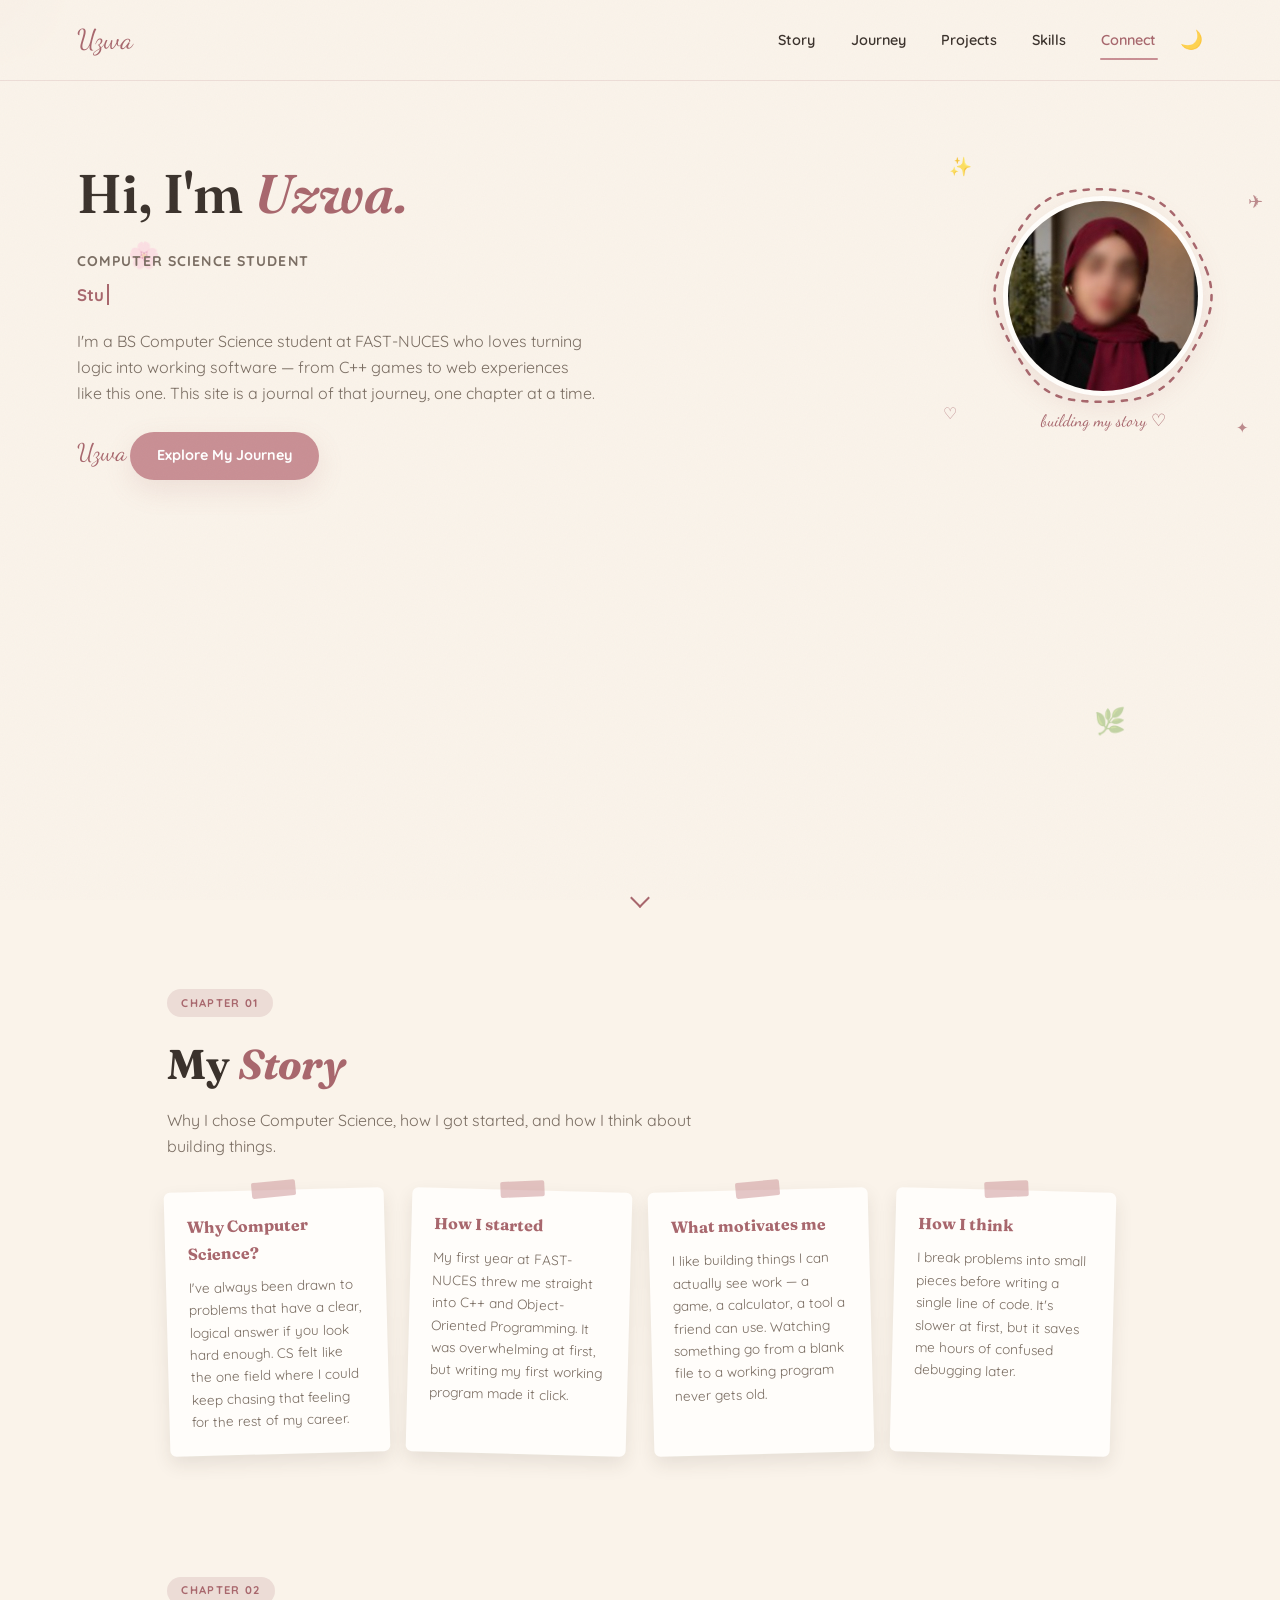
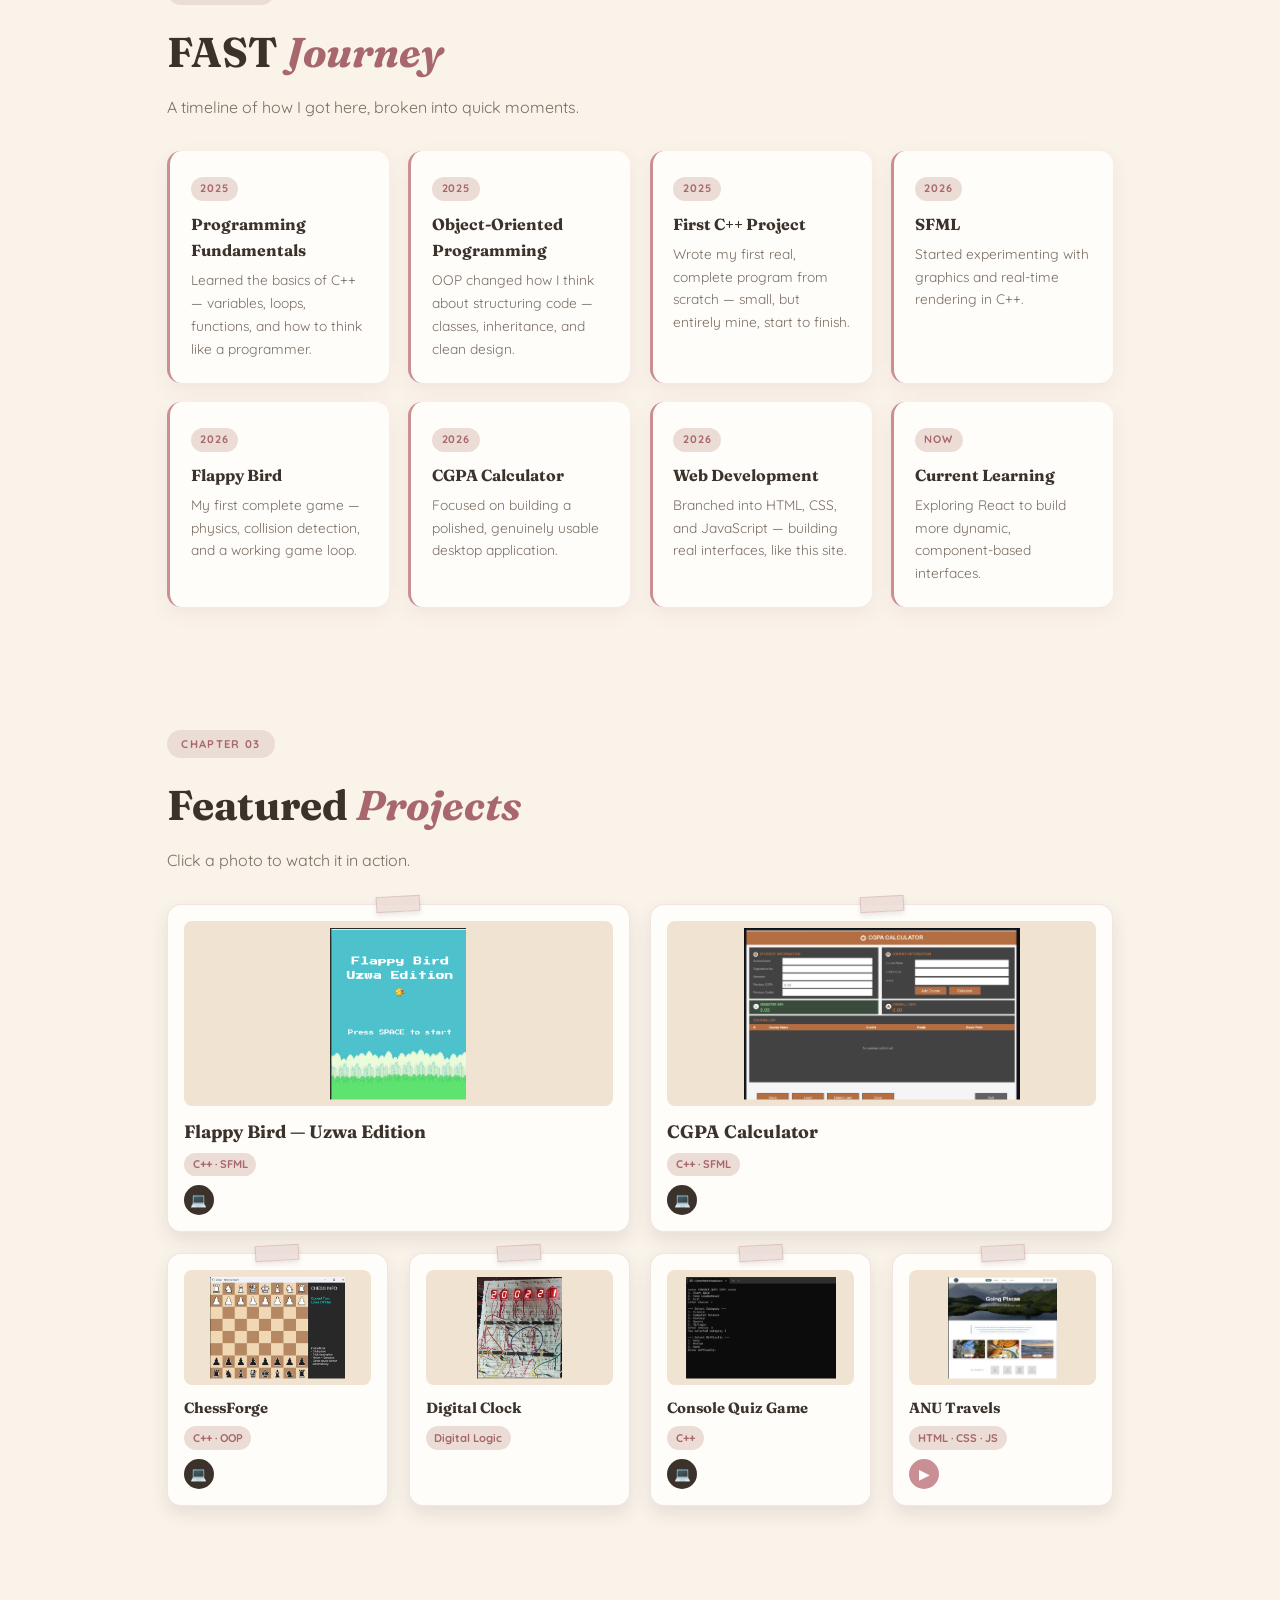
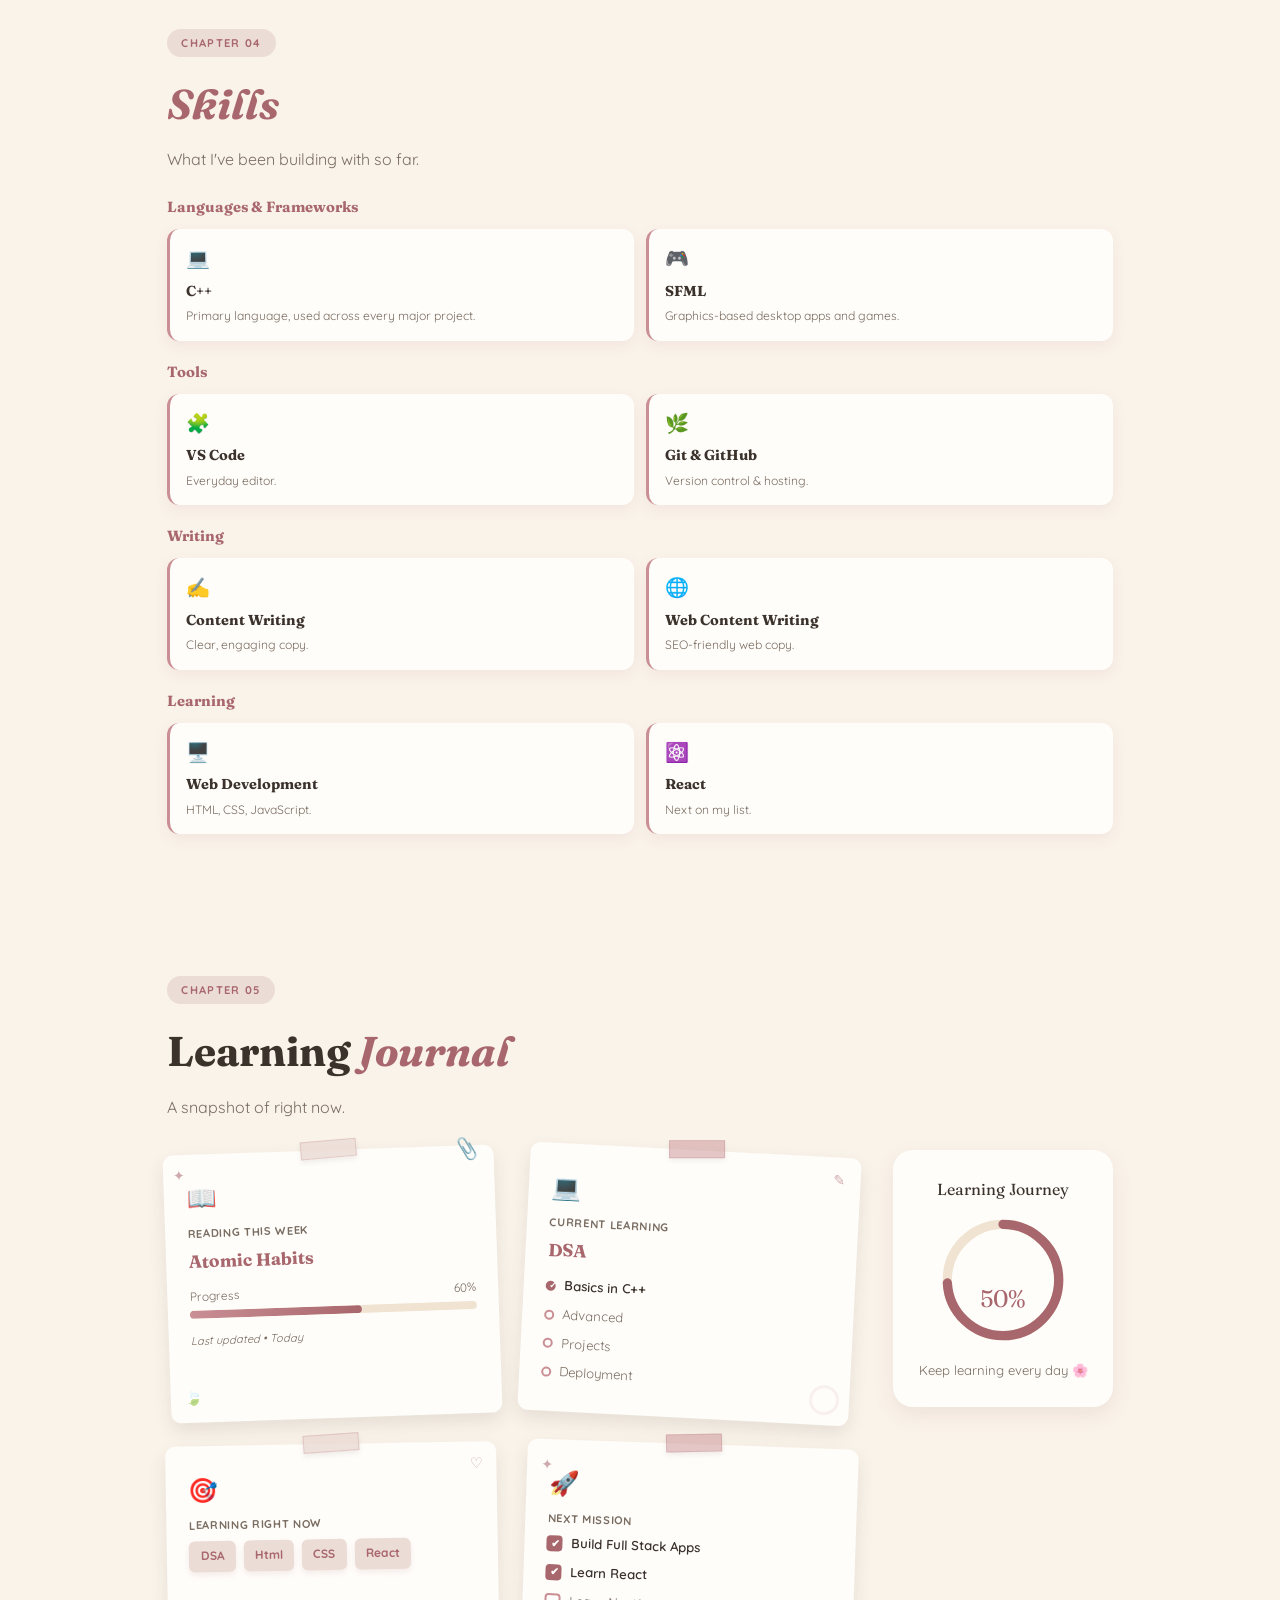
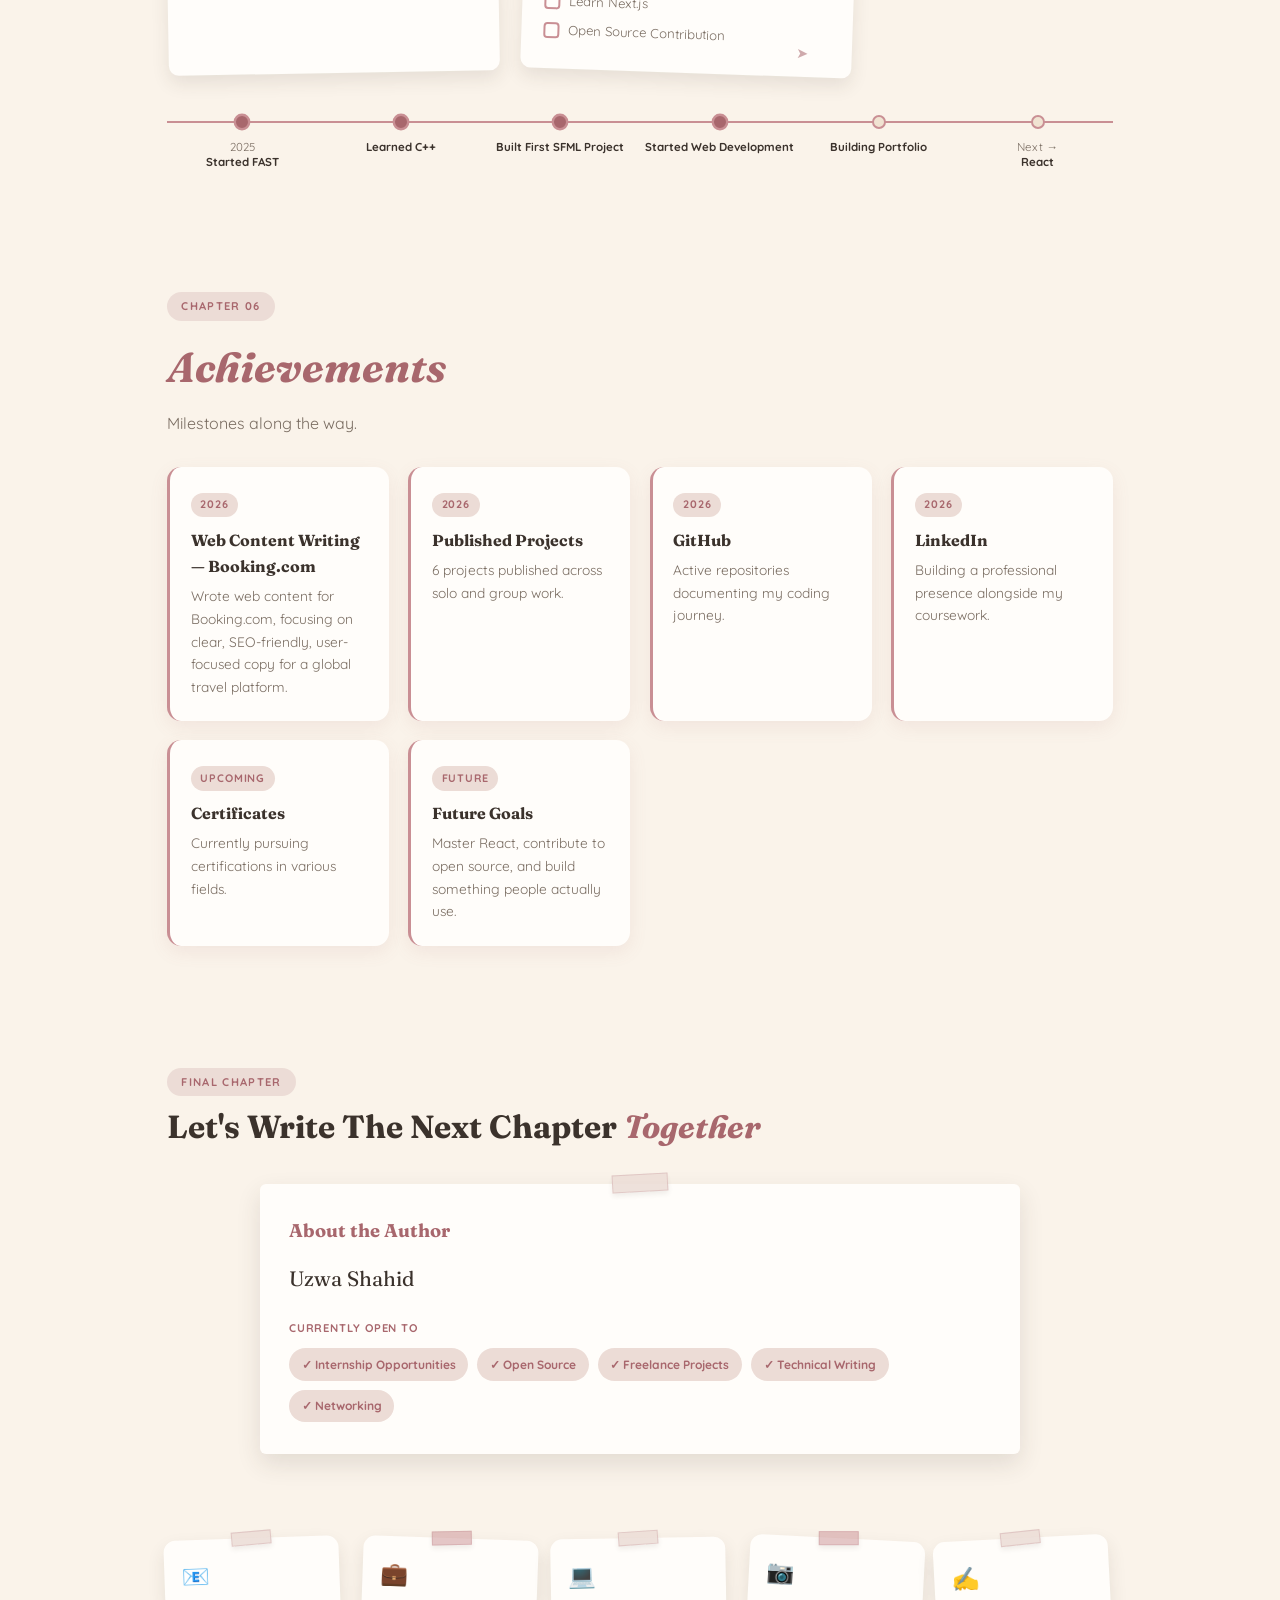
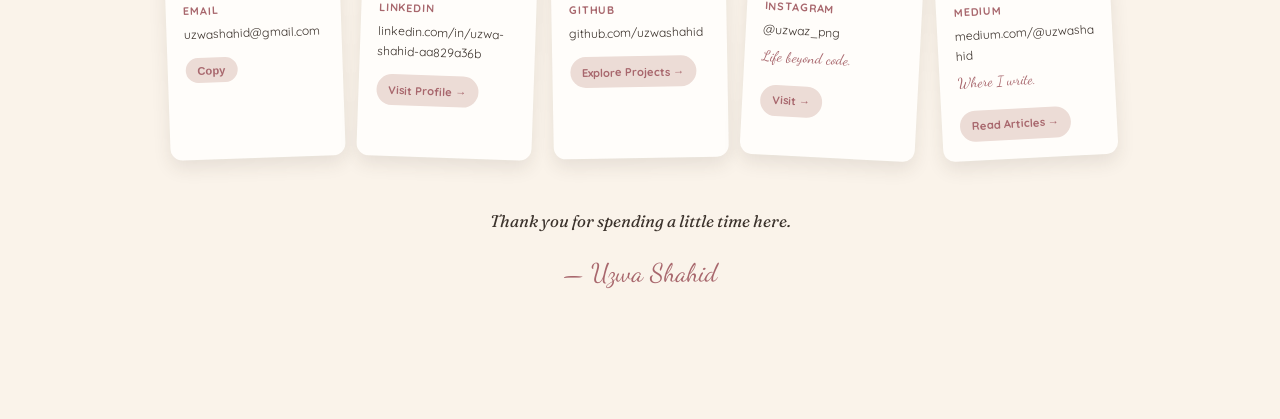
<file: index.html>
<!DOCTYPE html>
<html lang="en">
<head>
  <meta charset="UTF-8">
  <meta name="viewport" content="width=device-width, initial-scale=1.0">
  <title>Uzwa Shahid — Computer Science Student</title>
  <meta name="description" content="Uzwa Shahid — BS Computer Science student at FAST-NUCES. A journal of projects, growth, and everything in between.">
  <link rel="preconnect" href="https://fonts.googleapis.com">
  <link href="https://fonts.googleapis.com/css2?family=Fraunces:ital,wght@0,500;0,600;1,500&family=Quicksand:wght@400;500;600;700&family=Dancing+Script:wght@600;700&display=swap" rel="stylesheet">
  <link rel="stylesheet" href="style.css">
</head>
<body>

  <nav class="navbar">
    <a href="#landing" class="logo">Uzwa</a>
    <div class="nav-right">
      <ul class="nav-links">
        <li><a href="#story" class="nav-link">Story</a></li>
        <li><a href="#journey" class="nav-link">Journey</a></li>
        <li><a href="#projects" class="nav-link">Projects</a></li>
        <li><a href="#skills" class="nav-link">Skills</a></li>
        <li><a href="#connect" class="nav-link">Connect</a></li>
      </ul>
      <button class="theme-toggle" aria-label="Toggle dark mode">🌙</button>
    </div>
  </nav>

  <!-- ================= LANDING ================= -->
  <section id="landing" class="landing">
    <div class="floaters">
      <span class="floater f1">🌸</span>
      <span class="floater f2">🌿</span>
      <span class="sparkle s1">✦</span>
      <span class="sparkle s2">✧</span>
      <span class="sparkle s3">✦</span>
    </div>

    <div class="landing-inner">

      <div class="landing-left">
        <h1 class="landing-heading">Hi, I'm <em>Uzwa.</em></h1>
        <p class="landing-role">Computer Science Student</p>
        <p class="landing-typewriter"><span class="typewriter"></span></p>

        <p class="landing-intro">
          I'm a BS Computer Science student at FAST-NUCES who loves turning logic into working software —
          from C++ games to web experiences like this one. This site is a journal of that journey, one chapter at a time.
        </p>

        <span class="signature">Uzwa</span>

        <a href="#story" class="btn btn-primary explore-btn">Explore My Journey</a>
      </div>

      <div class="landing-right">
        <div class="landing-photo-wrap">
          <svg class="doodle-ring" viewBox="0 0 240 240" aria-hidden="true">
            <path d="M221.5,93.8
                     Q232,120 221.5,146.3
                     Q210.9,172.5 193.7,195.2
                     Q176.5,217.9 148.3,222.0
                     Q120,226 91.5,222.4
                     Q63,218.7 46.5,195.4
                     Q30,172 19,146
                     Q8,120 18.1,93.5
                     Q28.2,67 45.4,43.7
                     Q62.5,20.4 91.3,16.7
                     Q120,13 148.3,17.6
                     Q176.5,22.1 193.7,44.8
                     Q210.9,67.5 221.5,93.8 Z"
                  fill="none" stroke="var(--rose-deep)" stroke-width="2.5" stroke-linecap="round" stroke-dasharray="5 8"/>
          </svg>
          <div class="photo-doodles" aria-hidden="true">
            <span class="pd pd1">✨</span>
            <span class="pd pd2">♡</span>
            <span class="pd pd3">✈</span>
            <span class="pd pd4">✦</span>
          </div>
          <img class="landing-photo" src="assets/picture.png" alt="Uzwa Shahid">
        </div>
        <p class="photo-note">building my story ♡</p>
      </div>

    </div>

    <a href="#story" class="scroll-indicator" aria-label="Scroll down">
      <span class="chevron"></span>
    </a>
  </section>

  <!-- ================= CHAPTER 01 — STORY ================= -->
  <section id="story" class="section reveal-up">
    <span class="chapter-tag">Chapter 01</span>
    <h2 class="section-title">My <em>Story</em></h2>
    <p class="section-subtitle">Why I chose Computer Science, how I got started, and how I think about building things.</p>

    <div class="sticky-grid">
      <div class="sticky-note">
        <h4>Why Computer Science?</h4>
        <p>I've always been drawn to problems that have a clear, logical answer if you look hard enough. CS felt like the one field where I could keep chasing that feeling for the rest of my career.</p>
      </div>
      <div class="sticky-note">
        <h4>How I started</h4>
        <p>My first year at FAST-NUCES threw me straight into C++ and Object-Oriented Programming. It was overwhelming at first, but writing my first working program made it click.</p>
      </div>
      <div class="sticky-note">
        <h4>What motivates me</h4>
        <p>I like building things I can actually see work — a game, a calculator, a tool a friend can use. Watching something go from a blank file to a working program never gets old.</p>
      </div>
      <div class="sticky-note">
        <h4>How I think</h4>
        <p>I break problems into small pieces before writing a single line of code. It's slower at first, but it saves me hours of confused debugging later.</p>
      </div>
    </div>
  </section>

  <!-- ================= CHAPTER 02 — FAST JOURNEY ================= -->
  <section id="journey" class="section reveal-up">
    <span class="chapter-tag">Chapter 02</span>
    <h2 class="section-title">FAST <em>Journey</em></h2>
    <p class="section-subtitle">A timeline of how I got here, broken into quick moments.</p>

    <div class="milestone-grid">
      <div class="milestone-card">
        <span class="milestone-year">2025</span>
        <h5>Programming Fundamentals</h5>
        <p>Learned the basics of C++ — variables, loops, functions, and how to think like a programmer.</p>
      </div>
      <div class="milestone-card">
        <span class="milestone-year">2025</span>
        <h5>Object-Oriented Programming</h5>
        <p>OOP changed how I think about structuring code — classes, inheritance, and clean design.</p>
      </div>
      <div class="milestone-card">
        <span class="milestone-year">2025</span>
        <h5>First C++ Project</h5>
        <p>Wrote my first real, complete program from scratch — small, but entirely mine, start to finish.</p>
      </div>
      <div class="milestone-card">
        <span class="milestone-year">2026</span>
        <h5>SFML</h5>
        <p>Started experimenting with graphics and real-time rendering in C++.</p>
      </div>
      <div class="milestone-card">
        <span class="milestone-year">2026</span>
        <h5>Flappy Bird</h5>
        <p>My first complete game — physics, collision detection, and a working game loop.</p>
      </div>
      <div class="milestone-card">
        <span class="milestone-year">2026</span>
        <h5>CGPA Calculator</h5>
        <p>Focused on building a polished, genuinely usable desktop application.</p>
      </div>
      <div class="milestone-card">
        <span class="milestone-year">2026</span>
        <h5>Web Development</h5>
        <p>Branched into HTML, CSS, and JavaScript — building real interfaces, like this site.</p>
      </div>
      <div class="milestone-card">
        <span class="milestone-year">Now</span>
        <h5>Current Learning</h5>
        <p>Exploring React to build more dynamic, component-based interfaces.</p>
      </div>
    </div>
  </section>

  <!-- ================= CHAPTER 03 — FEATURED PROJECTS ================= -->
  <section id="projects" class="section reveal-up">
    <span class="chapter-tag">Chapter 03</span>
    <h2 class="section-title">Featured <em>Projects</em></h2>
    <p class="section-subtitle">Click a photo to watch it in action.</p>

    <div class="postcard-grid">

      <!-- FEATURED ROW (2) -->
      <div class="mini-postcard featured">
        <span class="postcard-tape" aria-hidden="true"></span>
        <div class="project-thumb-wrap"
             tabindex="0" role="button" aria-label="Play Flappy Bird demo video"
             data-video="videos/flappyBird.mp4"
             data-badge="Self Project"
             data-challenge="Getting collision detection and smooth gameplay to feel right took a lot of trial and error.">
          <img src="assets/flappybird-uzwa-edition.png" alt="Flappy Bird Uzwa Edition screenshot" class="project-thumb">
          <span class="play-overlay">▶</span>
        </div>
        <h3>Flappy Bird — Uzwa Edition</h3>
        <span class="tag-line">C++ · SFML</span>
        <div class="icon-row">
          <a class="icon-bubble gh" href="https://github.com/uzwashahid/FlappyBirdUzwaEdition" target="_blank" rel="noopener" aria-label="GitHub">💻</a>
        </div>
      </div>

      <div class="mini-postcard featured">
        <span class="postcard-tape" aria-hidden="true"></span>
        <div class="project-thumb-wrap"
             tabindex="0" role="button" aria-label="Play CGPA Calculator demo video"
             data-video="videos/CgpaCalculator.mp4"
             data-badge="Self Project"
             data-challenge="Handling save/load of course data correctly without corrupting previous records.">
          <img src="assets/cgpa-calculator.png" alt="CGPA Calculator screenshot" class="project-thumb">
          <span class="play-overlay">▶</span>
        </div>
        <h3>CGPA Calculator</h3>
        <span class="tag-line">C++ · SFML</span>
        <div class="icon-row">
          <a class="icon-bubble gh" href="https://github.com/uzwashahid/CGPA-Calculator" target="_blank" rel="noopener" aria-label="GitHub">💻</a>
        </div>
      </div>

      <!-- SECOND ROW (4, smaller) -->
      <div class="mini-postcard">
        <span class="postcard-tape" aria-hidden="true"></span>
        <div class="project-thumb-wrap"
             tabindex="0" role="button" aria-label="Play ChessForge demo video"
             data-video="videos/chess.mp4"
             data-badge="Group Project"
             data-challenge="Move validation — making sure every rule (check, checkmate, special moves) was handled correctly.">
          <img src="assets/chessforge.png" alt="ChessForge screenshot" class="project-thumb">
          <span class="play-overlay">▶</span>
        </div>
        <h3>ChessForge</h3>
        <span class="tag-line">C++ · OOP</span>
        <div class="icon-row">
          <a class="icon-bubble gh" href="https://github.com/Usman-0515/ChessForge" target="_blank" rel="noopener" aria-label="GitHub">💻</a>
        </div>
      </div>

      <div class="mini-postcard">
        <span class="postcard-tape" aria-hidden="true"></span>
        <div class="project-thumb-wrap"
            
             
             data-badge="Group Project"
             data-challenge="Keeping the counters synchronized across all six digits without timing glitches.">
          <img src="assets/digital-clock.png" alt="Digital clock hardware project photo" class="project-thumb">
       
        </div>
        <h3>Digital Clock</h3>
        <span class="tag-line">Digital Logic</span>
      </div>

      <div class="mini-postcard">
        <span class="postcard-tape" aria-hidden="true"></span>
        <div class="project-thumb-wrap"
             tabindex="0" role="button" aria-label="Play Console Quiz Game demo video"
             data-video="videos/quiz-game.mp4"
             data-badge="Group Project"
             data-challenge="Managing categories, difficulty, and a leaderboard without the code turning to spaghetti.">
          <img src="assets/quiz-game.png" alt="Console quiz game screenshot" class="project-thumb">
          <span class="play-overlay">▶</span>
        </div>
        <h3>Console Quiz Game</h3>
        <span class="tag-line">C++</span>
        <div class="icon-row">
          <a class="icon-bubble gh" href="https://github.com/uzwashahid/PF-Project-Semester-1-QUIZ-GAME" target="_blank" rel="noopener" aria-label="GitHub">💻</a>
        </div>
      </div>

      <div class="mini-postcard">
        <span class="postcard-tape" aria-hidden="true"></span>
        <div class="project-thumb-wrap"
             tabindex="0" role="button" aria-label="Play ANU Travels demo video"
             data-video="videos/anutravels .mp4"
             data-badge="Group Project"
             data-challenge="Keeping the design consistent across pages while splitting the work between three people.">
          <img src="assets/anu-travels.png" alt="ANU Travels website screenshot" class="project-thumb">
          <span class="play-overlay">▶</span>
        </div>
        <h3>ANU Travels</h3>
        <span class="tag-line">HTML · CSS · JS</span>
        <div class="icon-row">
          <a class="icon-bubble demo" href="https://ali-hassan389.github.io/ANU-Travels-Official/Home-Page/index.html" target="_blank" rel="noopener" aria-label="Live Demo">▶</a>
        </div>
      </div>

    </div>
  </section>

  <!-- ================= CHAPTER 04 — SKILLS ================= -->
  <section id="skills" class="section reveal-up section-tight">
    <span class="chapter-tag">Chapter 04</span>
    <h2 class="section-title"><em>Skills</em></h2>
    <p class="section-subtitle">What I've been building with so far.</p>

    <div class="skill-category">
      <h4>Languages &amp; Frameworks</h4>
      <div class="skill-cards">
        <div class="skill-card"><span class="icon">💻</span><h5>C++</h5><p>Primary language, used across every major project.</p></div>
        <div class="skill-card"><span class="icon">🎮</span><h5>SFML</h5><p>Graphics-based desktop apps and games.</p></div>
      </div>
    </div>
    <div class="skill-category">
      <h4>Tools</h4>
      <div class="skill-cards">
        <div class="skill-card"><span class="icon">🧩</span><h5>VS Code</h5><p>Everyday editor.</p></div>
        <div class="skill-card"><span class="icon">🌿</span><h5>Git &amp; GitHub</h5><p>Version control &amp; hosting.</p></div>
      </div>
    </div>
    <div class="skill-category">
      <h4>Writing</h4>
      <div class="skill-cards">
        <div class="skill-card"><span class="icon">✍️</span><h5>Content Writing</h5><p>Clear, engaging copy.</p></div>
        <div class="skill-card"><span class="icon">🌐</span><h5>Web Content Writing</h5><p>SEO-friendly web copy.</p></div>
      </div>
    </div>
    <div class="skill-category">
      <h4>Learning</h4>
      <div class="skill-cards">
        <div class="skill-card"><span class="icon">🖥️</span><h5>Web Development</h5><p>HTML, CSS, JavaScript.</p></div>
        <div class="skill-card"><span class="icon">⚛️</span><h5>React</h5><p>Next on my list.</p></div>
      </div>
    </div>
  </section>

  <!-- ================= CHAPTER 05 — LEARNING JOURNAL ================= -->
  <section id="journal" class="section reveal-up">
    <span class="chapter-tag">Chapter 05</span>
    <h2 class="section-title">Learning <em>Journal</em></h2>
    <p class="section-subtitle">A snapshot of right now.</p>

    <div class="journal-layout">

      <!-- ===== Journal pages (pinned notebook pages) ===== -->
      <div class="journal-pages">

        <!-- Reading -->
        <div class="journal-page" style="--rot:-2deg;" data-note="My favorite quote so far... &ldquo;You do not rise to the level of your goals.&rdquo;">
          <span class="washi-tape"></span>
          <span class="paperclip">📎</span>
          <span class="page-doodle d1">✦</span>
          <span class="page-doodle d2">🍃</span>
          <div class="page-icon">📖</div>
          <p class="page-label">Reading this week</p>
          <h4 class="page-title">Atomic Habits</h4>
          <p class="progress-label">Progress <span>60%</span></p>
          <div class="progress-track"><div class="progress-fill" data-fill="60"></div></div>
          <p class="page-footer">Last updated • Today</p>
          <div class="page-hidden-note"></div>
        </div>

        <!-- Building -->
        <div class="journal-page" style="--rot:3deg;" data-note="Current challenge: making everything responsive.">
          <span class="washi-tape tape-rose"></span>
          <span class="coffee-stain"></span>
          <span class="page-doodle d3">✎</span>
          <div class="page-icon">💻</div>
          <p class="page-label">Current learning</p>
          <h4 class="page-title">DSA</h4>
          <ul class="status-list">
            <li class="done"><span class="status-dot"></span> Basics in C++</li>
            <li><span class="status-dot"></span> Advanced</li>
            <li><span class="status-dot"></span> Projects</li>
            <li><span class="status-dot"></span> Deployment</li>
          </ul>
          <div class="page-hidden-note"></div>
        </div>

        <!-- Learning -->
        <div class="journal-page" style="--rot:-1deg;" data-note="Today's streak: 4 hours 🔥">
          <span class="washi-tape"></span>
          <span class="page-doodle d4">♡</span>
          <div class="page-icon">🎯</div>
          <p class="page-label">Learning Right Now</p>
          <div class="skill-stickies">
            <span class="skill-sticky">DSA</span>
            <span class="skill-sticky">Html</span>
            <span class="skill-sticky">CSS</span>
            <span class="skill-sticky">React</span>
          </div>
          <div class="page-hidden-note"></div>
        </div>

        <!-- Goal -->
        <div class="journal-page" style="--rot:2deg;" data-note="Estimated: before Winter 2026 ❄">
          <span class="washi-tape tape-rose"></span>
          <span class="page-doodle d5">➤</span>
          <span class="page-doodle d6">✦</span>
          <div class="page-icon">🚀</div>
          <p class="page-label">Next Mission</p>
          <ul class="goal-list">
            <li class="checked"><span class="checkbox">✔</span> Build Full Stack Apps</li>
            <li class="checked"><span class="checkbox">✔</span> Learn React</li>
            <li><span class="checkbox"></span> Learn Next.js</li>
            <li><span class="checkbox"></span> Open Source Contribution</li>
          </ul>
          <div class="page-hidden-note"></div>
        </div>

      </div>

      <!-- ===== Circular progress widget ===== -->
      <div class="progress-widget">
        <p class="progress-widget-title">Learning Journey</p>
        <svg class="progress-ring" viewBox="0 0 140 140">
          <circle class="ring-track" cx="70" cy="70" r="60"></circle>
          <circle class="ring-fill" cx="70" cy="70" r="60" data-percent="74"></circle>
        </svg>
        <span class="progress-percent">0%</span>
        <p class="progress-widget-caption">Keep learning every day 🌸</p>
      </div>

    </div>

    

    <!-- ===== Tiny horizontal timeline ===== -->
    <div class="journal-timeline">
      <div class="jt-track"><div class="jt-track-fill"></div></div>
      <div class="jt-step"><span class="jt-dot"></span><p>2025<br><strong>Started FAST</strong></p></div>
      <div class="jt-step"><span class="jt-dot"></span><p><strong>Learned C++</strong></p></div>
      <div class="jt-step"><span class="jt-dot"></span><p><strong>Built First SFML Project</strong></p></div>
      <div class="jt-step"><span class="jt-dot"></span><p><strong>Started Web Development</strong></p></div>
      <div class="jt-step"><span class="jt-dot"></span><p><strong>Building Portfolio</strong></p></div>
      <div class="jt-step"><span class="jt-dot"></span><p>Next →<br><strong>React</strong></p></div>
    </div>

  </section>

  <!-- ================= CHAPTER 06 — ACHIEVEMENTS ================= -->
  <section id="achievements" class="section reveal-up">
    <span class="chapter-tag">Chapter 06</span>
    <h2 class="section-title"><em>Achievements</em></h2>
    <p class="section-subtitle">Milestones along the way.</p>

    <div class="milestone-grid">
      <div class="milestone-card">
        <span class="milestone-year">2026</span>
        <h5>Web Content Writing — Booking.com</h5>
        <p>Wrote web content for Booking.com, focusing on clear, SEO-friendly, user-focused copy for a global travel platform.</p>
      </div>
      <div class="milestone-card">
        <span class="milestone-year">2026</span>
        <h5>Published Projects</h5>
        <p>6 projects published across solo and group work.</p>
      </div>
      <div class="milestone-card">
        <span class="milestone-year">2026</span>
        <h5>GitHub</h5>
        <p>Active repositories documenting my coding journey.</p>
      </div>
      <div class="milestone-card">
        <span class="milestone-year">2026</span>
        <h5>LinkedIn</h5>
        <p>Building a professional presence alongside my coursework.</p>
      </div>
      <div class="milestone-card">
        <span class="milestone-year">Upcoming</span>
        <h5>Certificates</h5>
        <p>Currently pursuing certifications in various fields.</p>
      </div>
      <div class="milestone-card">
        <span class="milestone-year">Future</span>
        <h5>Future Goals</h5>
        <p>Master React, contribute to open source, and build something people actually use.</p>
      </div>
    </div>
  </section>

  

  <!-- ================= FINAL CHAPTER — CONNECT ================= -->
  <section id="connect" class="section reveal-up">
    <span class="chapter-tag">Final Chapter</span>
    <h2 class="section-title">Let's Write The Next Chapter <em>Together</em></h2>
    <br>

    <div class="final-chapter-grid">

      <!-- LEFT: About the Author -->
      <div class="author-paper reveal-left">
        <span class="washi-tape"></span>
        <h3>About the Author</h3>
        <p class="author-name">Uzwa Shahid</p>
        <p class="author-role"></p>
        <p class="author-bio">
         
  
        </p>
        <p class="open-to-label">Currently Open To</p>
        <div class="pill-row">
          <span class="pill">✓ Internship Opportunities</span>
          <span class="pill">✓ Open Source</span>
          <span class="pill">✓ Freelance Projects</span>
          <span class="pill">✓ Technical Writing</span>
          <span class="pill">✓ Networking</span>
        </div>
      </div>

      <!-- RIGHT: journal contact cards -->
      <div class="contact-cards">

        <div class="contact-card" style="--rot:-2deg;">
          <span class="washi-tape small"></span>
          <span class="cc-icon">📧</span>
          <p class="cc-label">Email</p>
          <p class="cc-value">uzwashahid@gmail.com</p>
          <button class="cc-btn copy-email-btn" type="button" data-email="uzwashahid@gmail.com">Copy</button>
        </div>

        <div class="contact-card" style="--rot:2deg;">
          <span class="washi-tape small tape-rose"></span>
          <span class="cc-icon">💼</span>
          <p class="cc-label">LinkedIn</p>
          <p class="cc-value">linkedin.com/in/uzwa-shahid-aa829a36b</p>
          <a class="cc-btn" href="https://www.linkedin.com/in/uzwa-shahid-aa829a36b/" target="_blank" rel="noopener">Visit Profile →</a>
        </div>

        <div class="contact-card" style="--rot:-1deg;">
          <span class="washi-tape small"></span>
          <span class="cc-icon">💻</span>
          <p class="cc-label">GitHub</p>
          <p class="cc-value">github.com/uzwashahid</p>
          <a class="cc-btn" href="https://github.com/uzwashahid/" target="_blank" rel="noopener">Explore Projects →</a>
        </div>

        <div class="contact-card" style="--rot:3deg;">
          <span class="washi-tape small tape-rose"></span>
          <span class="cc-icon">📷</span>
          <p class="cc-label">Instagram</p>
          <p class="cc-value">@uzwaz_png</p>
          <p class="cc-caption">Life beyond code.</p>
          <a class="cc-btn" href="https://www.instagram.com/uzwaz_png?igsh=MWxrdjAwcHQ3d3BneA==" target="_blank" rel="noopener">Visit →</a>
        </div>

        <div class="contact-card" style="--rot:-3deg;">
          <span class="washi-tape small"></span>
          <span class="cc-icon">✍️</span>
          <p class="cc-label">Medium</p>
          <p class="cc-value">medium.com/@uzwashahid</p>
          <p class="cc-caption">Where I write.</p>
          <a class="cc-btn" href="https://medium.com/@uzwashahid" target="_blank" rel="noopener">Read Articles →</a>
        </div>

      </div>
    </div>

   

    <!-- Closing quote -->
    <div class="closing-quote">
      
      <p>Thank you for spending a little time here.</p>
      <span class="closing-signature">— Uzwa Shahid</span>
    </div>
  </section>

  <footer>
 
  </footer>

  <!-- ================= PROJECT VIDEO MODAL ================= -->
  <div class="video-modal" id="videoModal">
    <div class="video-modal-inner">
      <button class="video-modal-close" aria-label="Close video">&times;</button>
      <video class="video-modal-player" id="modalVideo" controls playsinline></video>
      <div class="modal-caption">
        <span class="modal-badge" id="modalBadge"></span>
        <p class="modal-challenge" id="modalChallenge"></p>
      </div>
    </div>
  </div>

  <script src="script.js"></script>
</body>
</html>
</file>
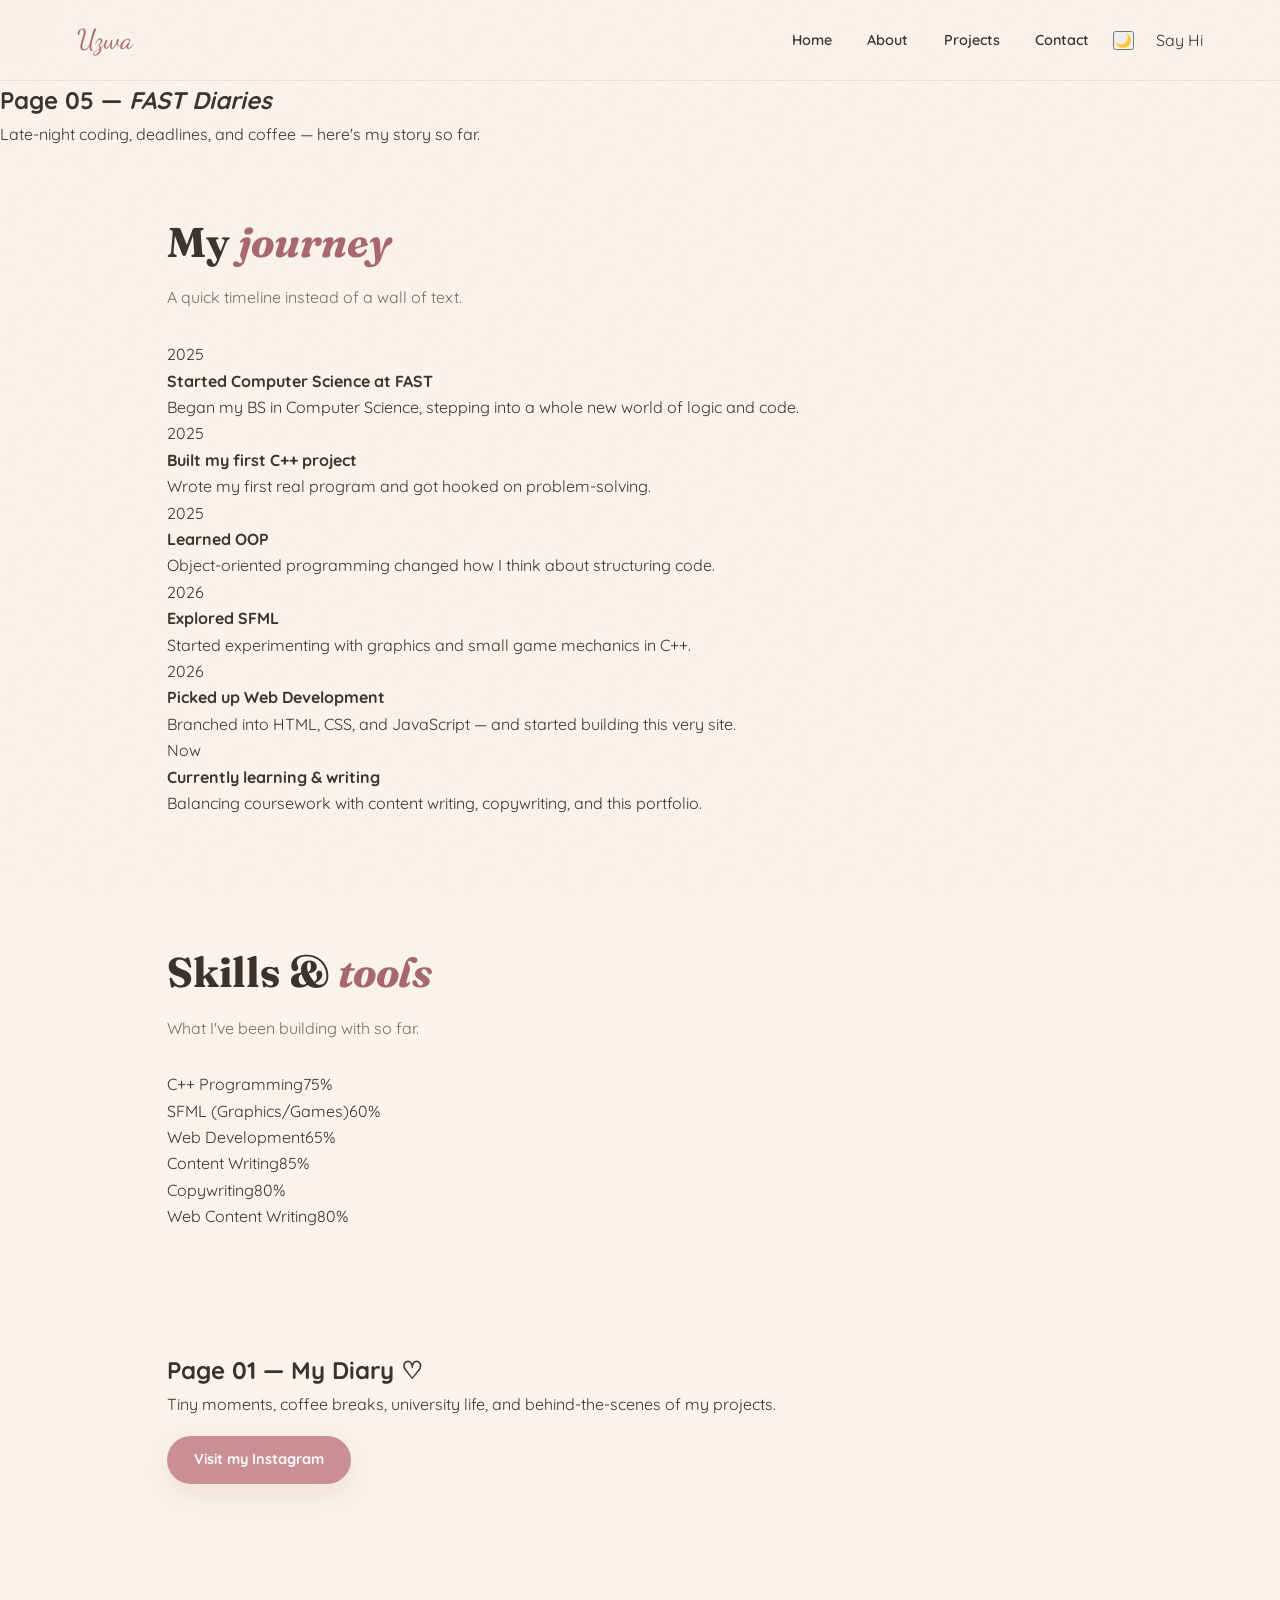
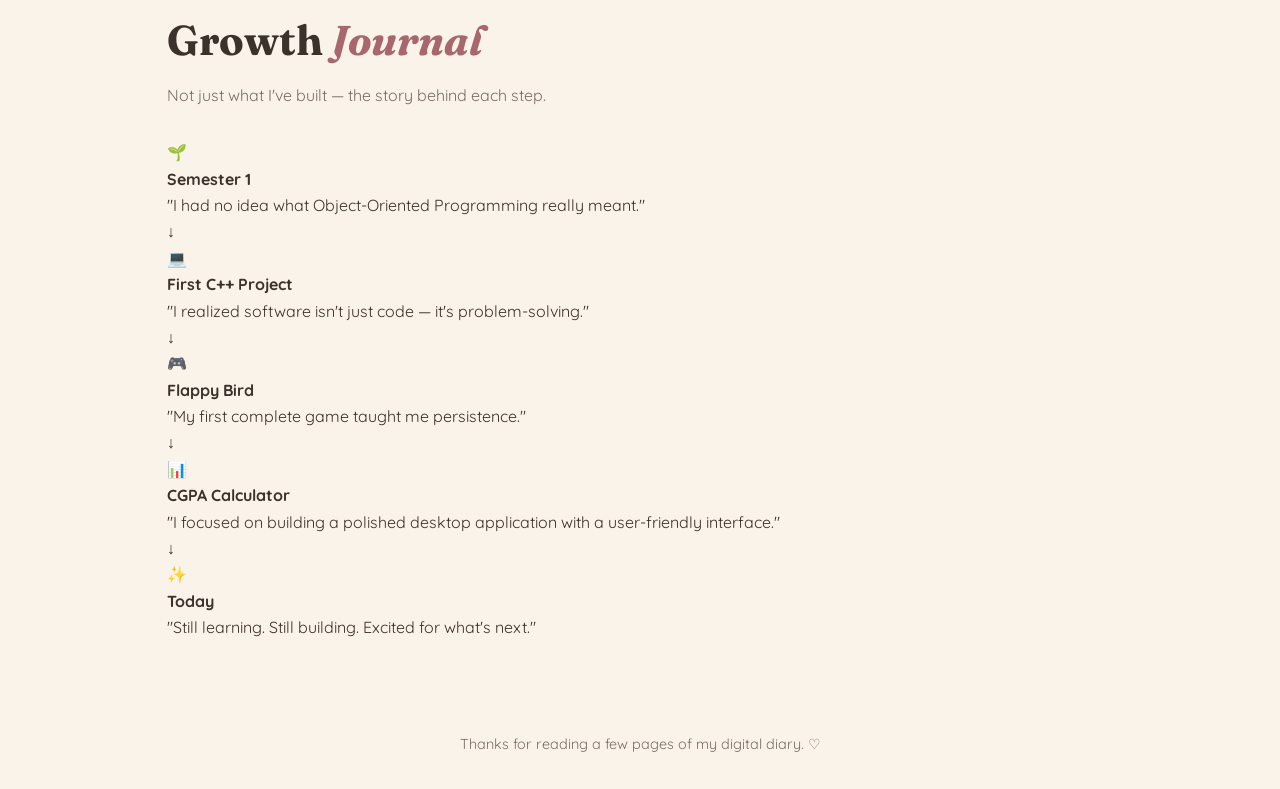
<file: about.html>
<!DOCTYPE html>
<html lang="en">
<head>
  <meta charset="UTF-8">
  <meta name="viewport" content="width=device-width, initial-scale=1.0">
  <title>About — Uzwa Shahid</title>
  <link rel="preconnect" href="https://fonts.googleapis.com">
  <link href="https://fonts.googleapis.com/css2?family=Fraunces:ital,wght@0,500;0,600;1,500&family=Quicksand:wght@400;500;600;700&family=Dancing+Script:wght@600;700&display=swap" rel="stylesheet">
  <link rel="stylesheet" href="style.css">
</head>
<body>

  <nav class="navbar">
    <a href="index.html" class="logo">Uzwa</a>
    <div class="nav-right">
      <ul class="nav-links">
        <li><a href="index.html">Home</a></li>
        <li><a href="about.html">About</a></li>
        <li><a href="projects.html">Projects</a></li>
        <li><a href="contact.html">Contact</a></li>
      </ul>
      <button class="moon-toggle" title="double-click me">🌙</button>
      <a href="contact.html" class="nav-cta">Say Hi</a>
    </div>
  </nav>

  <section class="page-hero reveal-up">
    <h1>Page 05 — <em>FAST Diaries</em></h1>
    <p>Late-night coding, deadlines, and coffee — here's my story so far.</p>
  </section>

  <section class="section reveal-left">
    <h2 class="section-title">My <em>journey</em></h2>
    <p class="section-subtitle">A quick timeline instead of a wall of text.</p>
    <div class="timeline">
      <div class="timeline-item">
        <div class="year">2025</div>
        <h4>Started Computer Science at FAST</h4>
        <p>Began my BS in Computer Science, stepping into a whole new world of logic and code.</p>
      </div>
      <div class="timeline-item">
        <div class="year">2025</div>
        <h4>Built my first C++ project</h4>
        <p>Wrote my first real program and got hooked on problem-solving.</p>
      </div>
      <div class="timeline-item">
        <div class="year">2025</div>
        <h4>Learned OOP</h4>
        <p>Object-oriented programming changed how I think about structuring code.</p>
      </div>
      <div class="timeline-item">
        <div class="year">2026</div>
        <h4>Explored SFML</h4>
        <p>Started experimenting with graphics and small game mechanics in C++.</p>
      </div>
      <div class="timeline-item">
        <div class="year">2026</div>
        <h4>Picked up Web Development</h4>
        <p>Branched into HTML, CSS, and JavaScript — and started building this very site.</p>
      </div>
      <div class="timeline-item">
        <div class="year">Now</div>
        <h4>Currently learning &amp; writing</h4>
        <p>Balancing coursework with content writing, copywriting, and this portfolio.</p>
      </div>
    </div>
  </section>

  <section class="section reveal-scale" id="skills">
    <h2 class="section-title">Skills &amp; <em>tools</em></h2>
    <p class="section-subtitle">What I've been building with so far.</p>
    <div class="grid grid-2">
      <div>
        <div class="skill-bar-wrap">
          <div class="skill-bar-label"><span>C++ Programming</span><span>75%</span></div>
          <div class="skill-bar-track"><div class="skill-bar-fill" data-fill="75"></div></div>
        </div>
        <div class="skill-bar-wrap">
          <div class="skill-bar-label"><span>SFML (Graphics/Games)</span><span>60%</span></div>
          <div class="skill-bar-track"><div class="skill-bar-fill" data-fill="60"></div></div>
        </div>
        <div class="skill-bar-wrap">
          <div class="skill-bar-label"><span>Web Development</span><span>65%</span></div>
          <div class="skill-bar-track"><div class="skill-bar-fill" data-fill="65"></div></div>
        </div>
      </div>
      <div>
        <div class="skill-bar-wrap">
          <div class="skill-bar-label"><span>Content Writing</span><span>85%</span></div>
          <div class="skill-bar-track"><div class="skill-bar-fill" data-fill="85"></div></div>
        </div>
        <div class="skill-bar-wrap">
          <div class="skill-bar-label"><span>Copywriting</span><span>80%</span></div>
          <div class="skill-bar-track"><div class="skill-bar-fill" data-fill="80"></div></div>
        </div>
        <div class="skill-bar-wrap">
          <div class="skill-bar-label"><span>Web Content Writing</span><span>80%</span></div>
          <div class="skill-bar-track"><div class="skill-bar-fill" data-fill="80"></div></div>
        </div>
      </div>
    </div>
  </section>

  <section class="section reveal-up">
    <div class="social-strip">
      <h2>Page 01 — My Diary ♡</h2>
      <p>Tiny moments, coffee breaks, university life, and behind-the-scenes of my projects.</p>
      <a href="https://www.instagram.com/uzwaz_png?igsh=MWxrdjAwcHQ3d3BneA==" target="_blank" rel="noopener" class="btn btn-primary" style="margin-top: 1.2rem; display: inline-block;">Visit my Instagram</a>
    </div>
  </section>

  <section class="section reveal-scale">
    <h2 class="section-title">Growth <em>Journal</em></h2>
    <p class="section-subtitle">Not just what I've built — the story behind each step.</p>
    <div class="growth-journal">

      <div class="growth-item">
        <span class="emoji">🌱</span>
        <h4>Semester 1</h4>
        <p>"I had no idea what Object-Oriented Programming really meant."</p>
      </div>
      <div class="growth-arrow">↓</div>

      <div class="growth-item">
        <span class="emoji">💻</span>
        <h4>First C++ Project</h4>
        <p>"I realized software isn't just code — it's problem-solving."</p>
      </div>
      <div class="growth-arrow">↓</div>

      <div class="growth-item">
        <span class="emoji">🎮</span>
        <h4>Flappy Bird</h4>
        <p>"My first complete game taught me persistence."</p>
      </div>
      <div class="growth-arrow">↓</div>

      <div class="growth-item">
        <span class="emoji">📊</span>
        <h4>CGPA Calculator</h4>
        <p>"I focused on building a polished desktop application with a user-friendly interface."</p>
      </div>
      <div class="growth-arrow">↓</div>

      <div class="growth-item">
        <span class="emoji">✨</span>
        <h4>Today</h4>
        <p>"Still learning. Still building. Excited for what's next."</p>
      </div>

    </div>
  </section>
  <footer>
    Thanks for reading a few pages of my digital diary. <span class="heart">♡</span>
  </footer>

  <script src="script.js"></script>
</body>
</html>
</file>
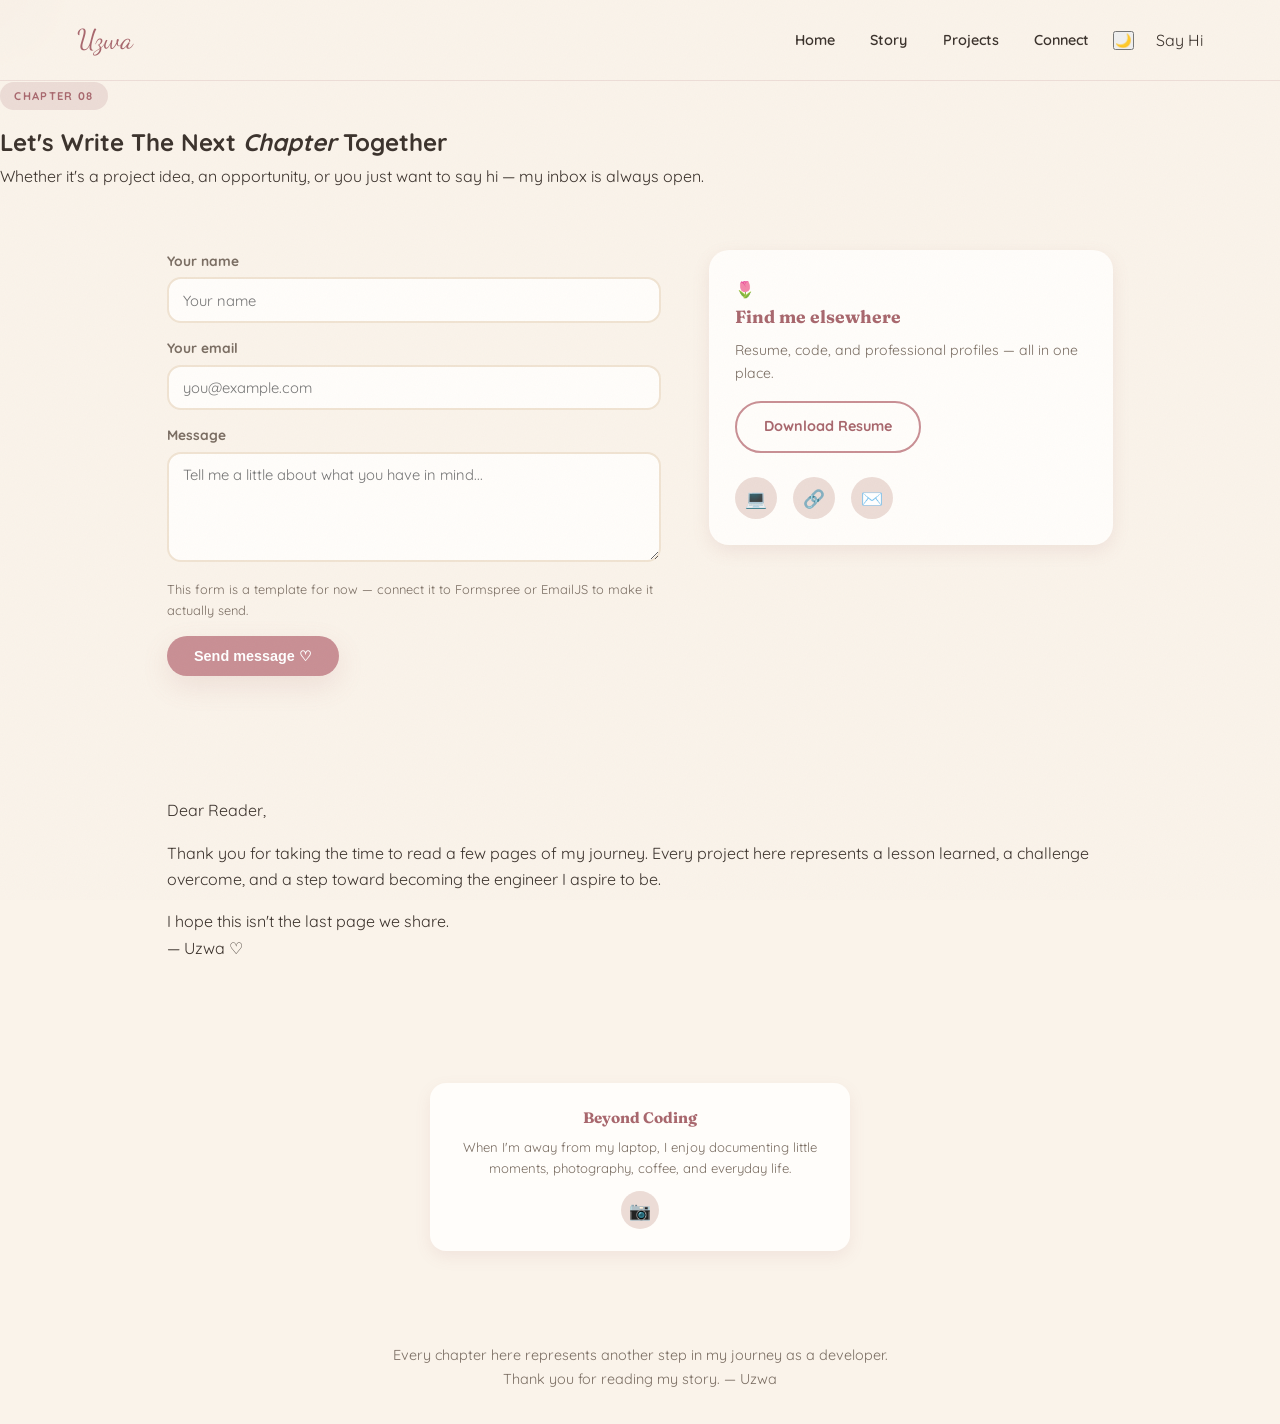
<file: contact.html>
<!DOCTYPE html>
<html lang="en">
<head>
  <meta charset="UTF-8">
  <meta name="viewport" content="width=device-width, initial-scale=1.0">
  <title>Connect — Uzwa Shahid</title>
  <link rel="preconnect" href="https://fonts.googleapis.com">
  <link href="https://fonts.googleapis.com/css2?family=Fraunces:ital,wght@0,500;0,600;1,500&family=Quicksand:wght@400;500;600;700&family=Dancing+Script:wght@600;700&display=swap" rel="stylesheet">
  <link rel="stylesheet" href="style.css">
</head>
<body>

  <nav class="navbar">
    <a href="index.html" class="logo">Uzwa</a>
    <div class="nav-right">
      <ul class="nav-links">
        <li><a href="index.html">Home</a></li>
        <li><a href="about.html">Story</a></li>
        <li><a href="projects.html">Projects</a></li>
        <li><a href="contact.html">Connect</a></li>
      </ul>
      <button class="moon-toggle" title="double-click me">🌙</button>
      <a href="contact.html" class="nav-cta">Say Hi</a>
    </div>
  </nav>

  <section class="page-hero reveal-up">
    <span class="chapter-tag">Chapter 08</span>
    <h1>Let's Write The Next <em>Chapter</em> Together</h1>
    <p>Whether it's a project idea, an opportunity, or you just want to say hi — my inbox is always open.</p>
  </section>

  <section class="section reveal-scale" style="display: grid; grid-template-columns: 1.1fr 0.9fr; gap: 3rem; align-items: start;">
    <form class="contact-form" onsubmit="return handleSubmit(event)">
      <div>
        <label for="name">Your name</label>
        <input type="text" id="name" name="name" placeholder="Your name" required>
      </div>
      <div>
        <label for="email">Your email</label>
        <input type="email" id="email" name="email" placeholder="you@example.com" required>
      </div>
      <div>
        <label for="message">Message</label>
        <textarea id="message" name="message" rows="5" placeholder="Tell me a little about what you have in mind..." required></textarea>
      </div>
      <p class="form-note">This form is a template for now — connect it to Formspree or EmailJS to make it actually send.</p>
      <button type="submit" class="btn btn-primary" style="justify-self: start;">Send message ♡</button>
    </form>

    <div class="card">
      <span class="icon">🌷</span>
      <h3>Find me elsewhere</h3>
      <p>Resume, code, and professional profiles — all in one place.</p>
      <!-- Add your resume.pdf into the assets folder for this link to work -->
      <a href="assets/resume.pdf" target="_blank" class="btn btn-outline" style="margin-top: 1rem; display: inline-block;">Download Resume</a>
      <div class="social-icons" style="justify-content: flex-start; margin-top: 1.5rem;">
        <a href="https://github.com/" target="_blank" rel="noopener" aria-label="GitHub">💻</a>
        <a href="https://linkedin.com/" target="_blank" rel="noopener" aria-label="LinkedIn">🔗</a>
        <a href="mailto:hello@example.com" aria-label="Email">✉️</a>
      </div>
    </div>
  </section>

  <section class="section reveal-up">
    <div class="letter-box">
      <p>Dear Reader,</p>
      <p style="margin-top: 1rem;">Thank you for taking the time to read a few pages of my journey. Every project here represents a lesson learned, a challenge overcome, and a step toward becoming the engineer I aspire to be.</p>
      <p style="margin-top: 1rem;">I hope this isn't the last page we share.</p>
      <span class="sign-off">— Uzwa ♡</span>
    </div>
  </section>

  <section class="section reveal-scale">
    <div class="beyond-coding">
      <h5>Beyond Coding</h5>
      <p>When I'm away from my laptop, I enjoy documenting little moments, photography, coffee, and everyday life.</p>
      <a href="https://www.instagram.com/uzwaz_png?igsh=MWxrdjAwcHQ3d3BneA==" target="_blank" rel="noopener" aria-label="Instagram">📷</a>
    </div>
  </section>

  <footer>
    Every chapter here represents another step in my journey as a developer.<br>
    Thank you for reading my story. <span class="heart">—</span> Uzwa
  </footer>

  <script src="script.js"></script>
  <script>
    function handleSubmit(e) {
      e.preventDefault();
      alert("Thanks for reaching out! (Connect this form to Formspree or EmailJS to actually receive messages.)");
      e.target.reset();
      return false;
    }
  </script>
</body>
</html>
</file>
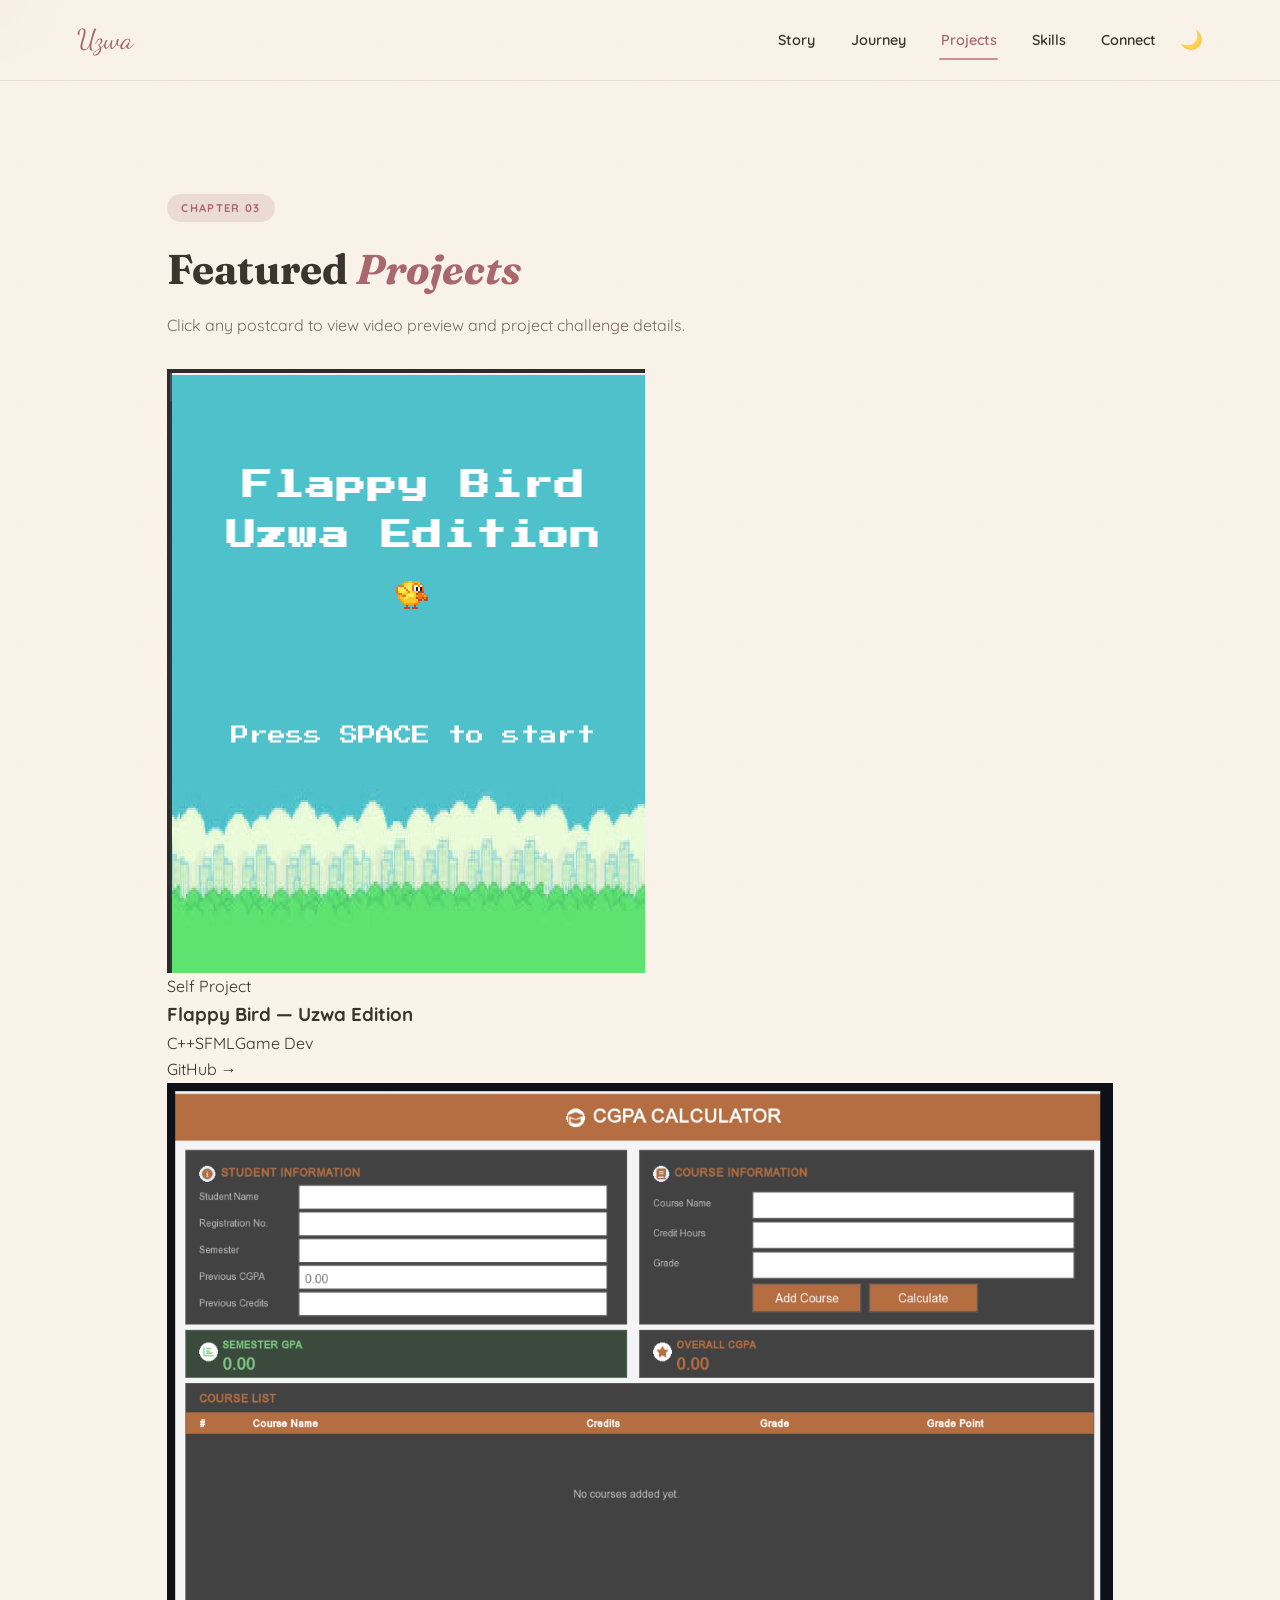
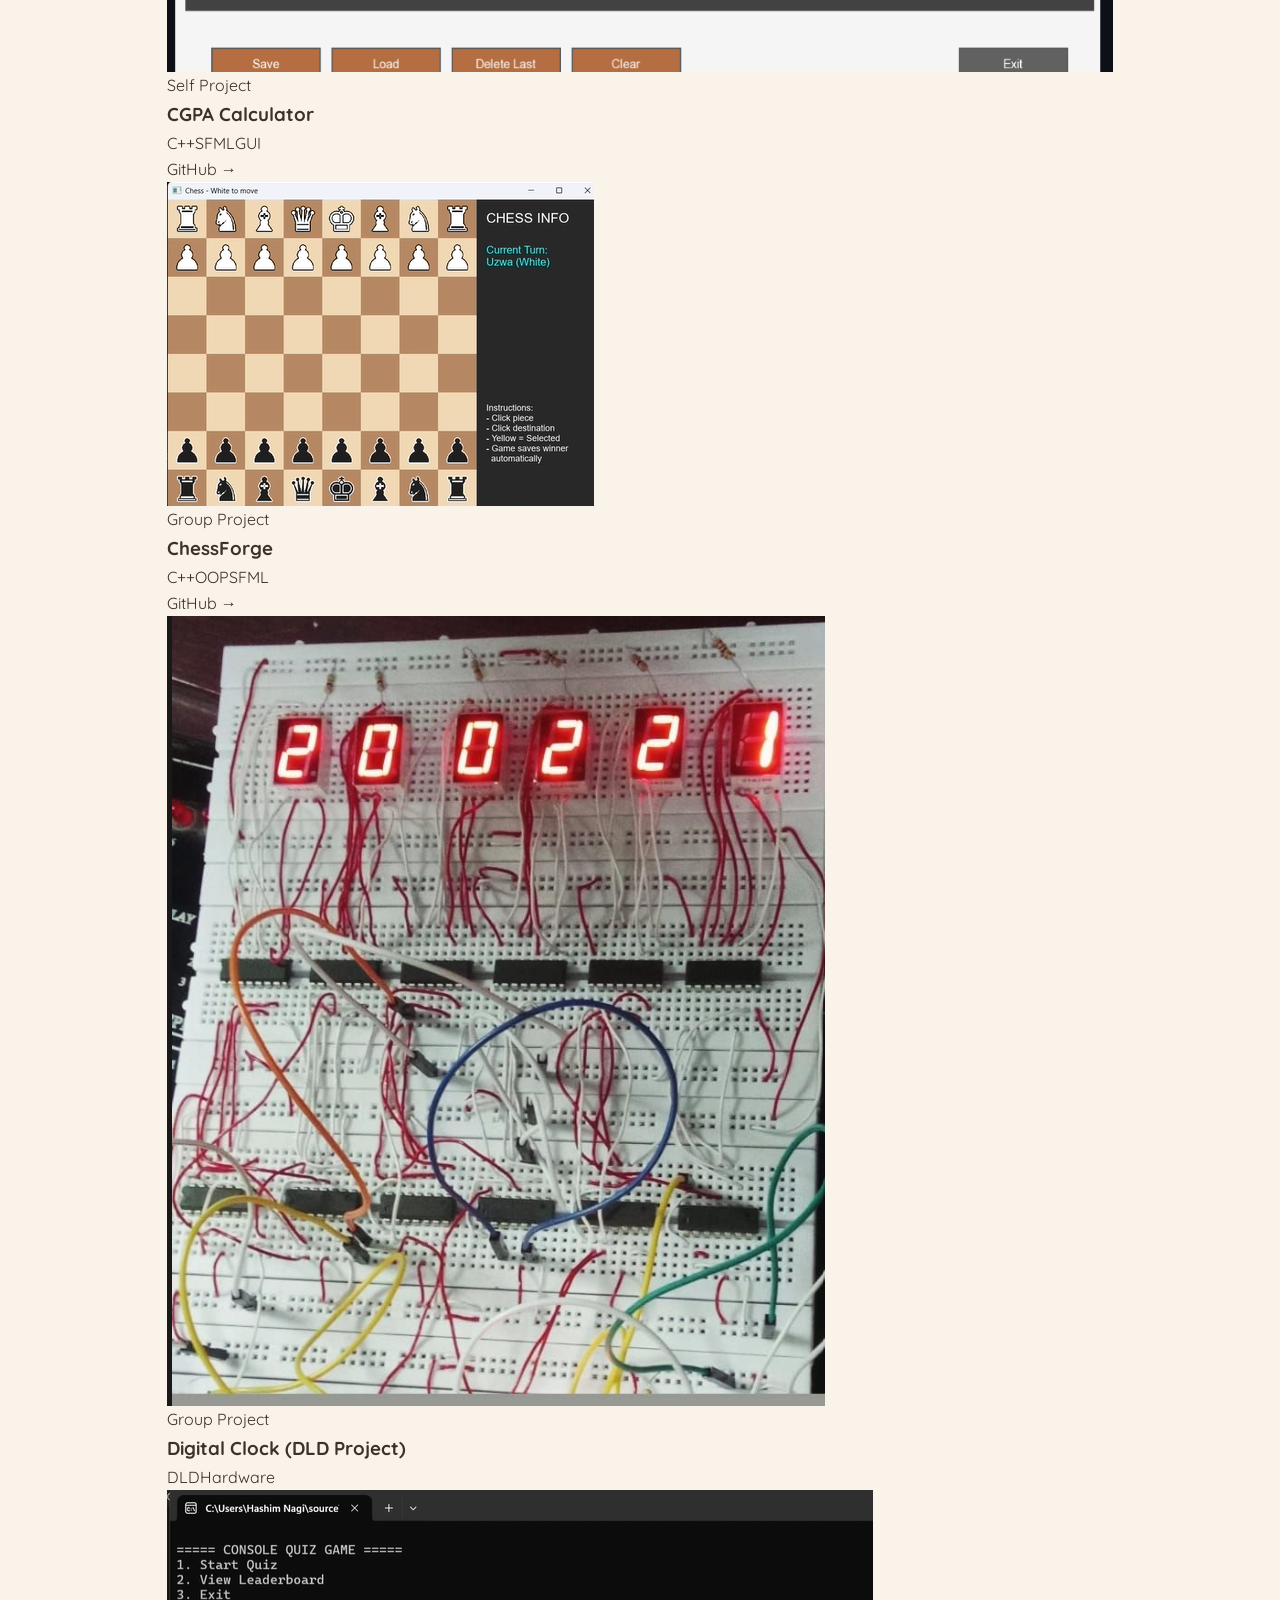
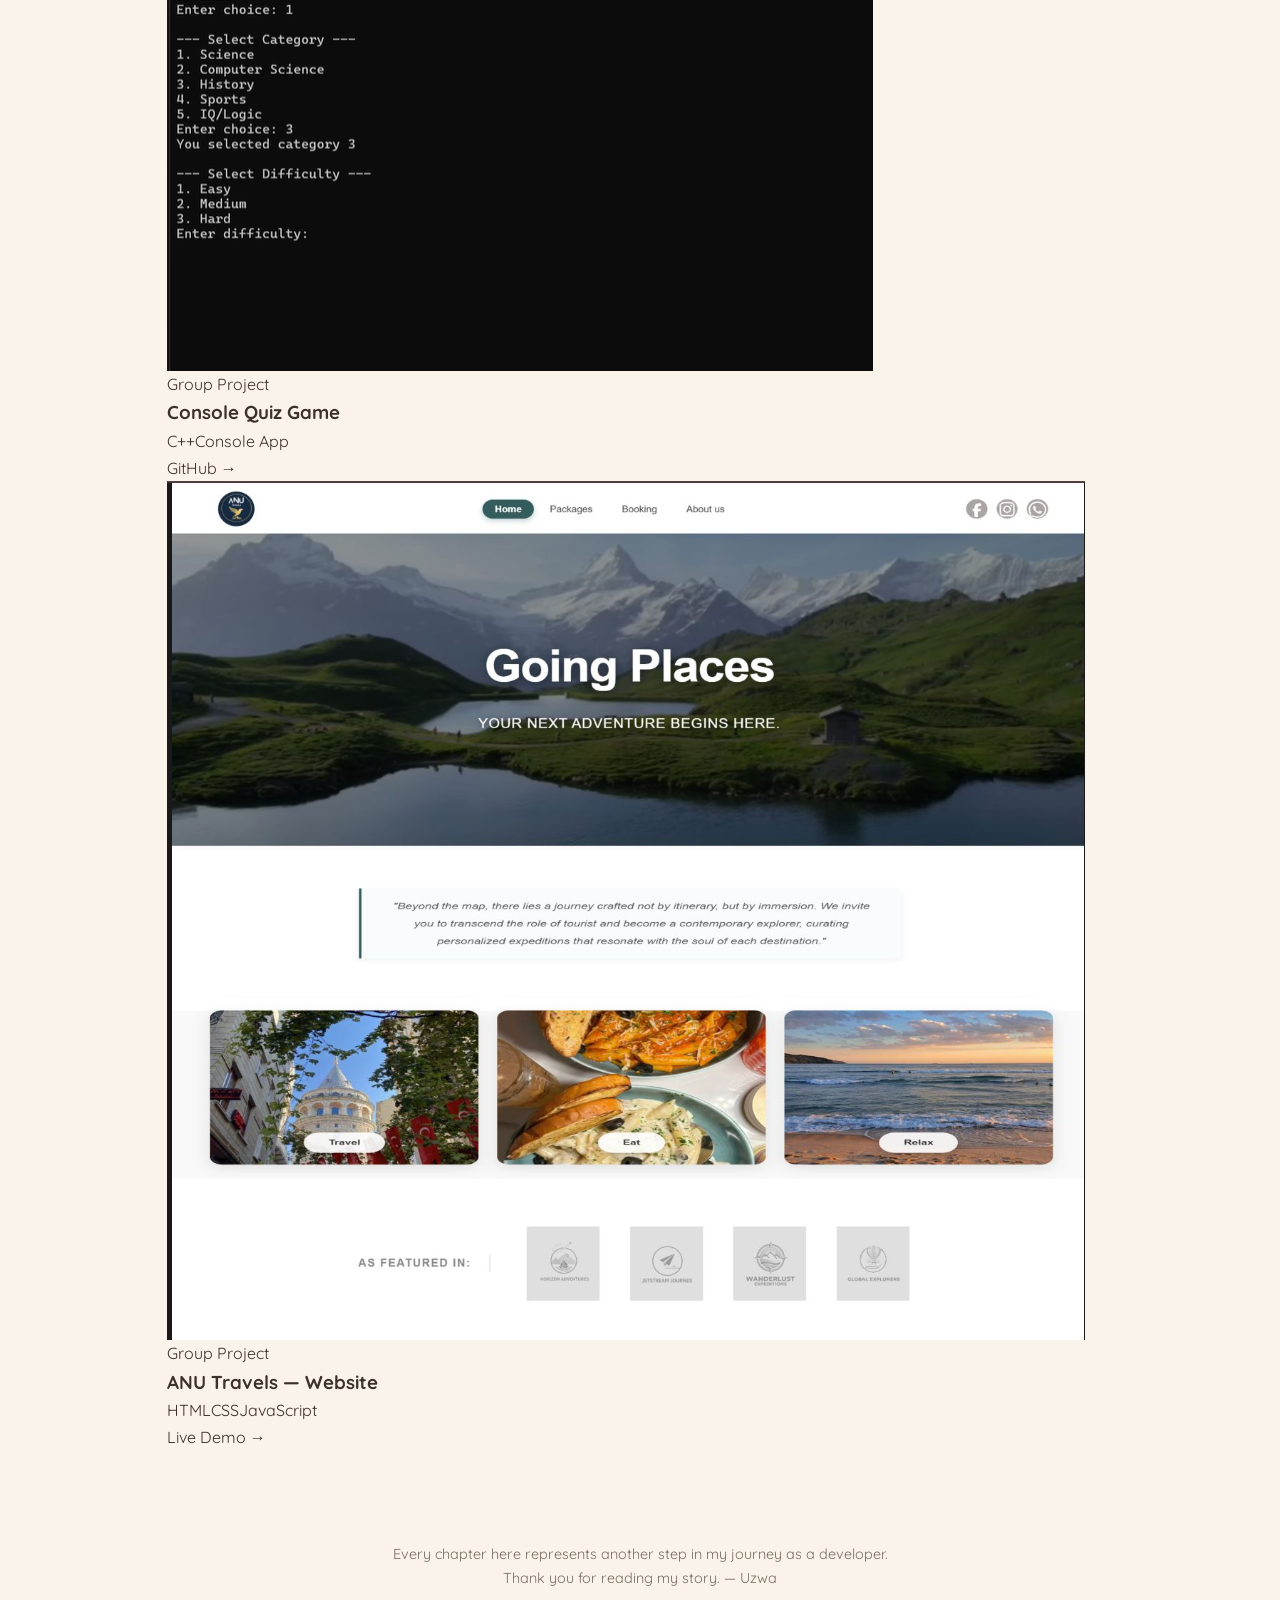
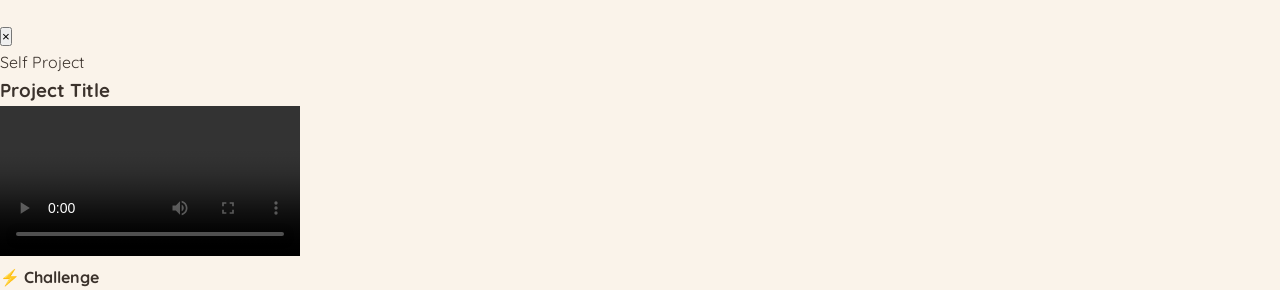
<file: projects.html>
<!DOCTYPE html>
<html lang="en">
<head>
  <meta charset="UTF-8">
  <meta name="viewport" content="width=device-width, initial-scale=1.0">
  <title>Projects — Uzwa Shahid</title>
  <meta name="description" content="Featured C++, SFML, and Web projects by Uzwa Shahid.">
  <link rel="preconnect" href="https://fonts.googleapis.com">
  <link href="https://fonts.googleapis.com/css2?family=Fraunces:ital,wght@0,500;0,600;1,500&family=Quicksand:wght@400;500;600;700&family=Dancing+Script:wght@600;700&display=swap" rel="stylesheet">
  <link rel="stylesheet" href="style.css">
</head>
<body>

  <!-- Custom Cursor Glow -->
  <div class="cursor-glow" id="cursorGlow"></div>

  <nav class="navbar">
    <a href="index.html#landing" class="logo">Uzwa</a>
    <div class="nav-right">
      <ul class="nav-links">
        <li><a href="index.html#story" class="nav-link">Story</a></li>
        <li><a href="index.html#journey" class="nav-link">Journey</a></li>
        <li><a href="projects.html" class="nav-link active">Projects</a></li>
        <li><a href="index.html#skills" class="nav-link">Skills</a></li>
        <li><a href="index.html#connect" class="nav-link">Connect</a></li>
      </ul>
      <button class="theme-toggle" aria-label="Toggle dark mode">🌙</button>
    </div>
  </nav>

  <section id="projects" class="section reveal-up" style="padding-top: 7rem;">
    <span class="chapter-tag">Chapter 03</span>
    <h2 class="section-title">Featured <em>Projects</em></h2>
    <p class="section-subtitle">Click any postcard to view video preview and project challenge details.</p>

    <div class="projects-scatter">

      <!-- Project 1 -->
      <div class="notebook-card postcard" 
           data-title="Flappy Bird — Uzwa Edition"
           data-badge="Self Project"
           data-badge-class="solo"
           data-video="assets/flappybird.mp4"
           data-description="A custom recreation of the classic Flappy Bird game, built from scratch in C++ using SFML."
           data-challenge="Getting collision detection and smooth gameplay physics to feel right took a lot of trial and error.">
        <span class="postcard-tape" aria-hidden="true"></span>
        <div class="project-thumb-wrap" tabindex="0" role="button" aria-label="Open Flappy Bird details">
          <img src="assets/flappybird-uzwa-edition.png" alt="Flappy Bird Uzwa Edition screenshot" class="project-thumb">
          <span class="play-overlay">▶</span>
        </div>
        <div class="card-compact-body">
          <span class="project-badge solo">Self Project</span>
          <h3>Flappy Bird — Uzwa Edition</h3>
          <div class="tags"><span class="tag">C++</span><span class="tag">SFML</span><span class="tag">Game Dev</span></div>
          <div class="project-actions">
            <a class="gh-link" href="https://github.com/uzwashahid/FlappyBirdUzwaEdition" target="_blank" rel="noopener">GitHub →</a>
          </div>
        </div>
      </div>

      <!-- Project 2 -->
      <div class="notebook-card postcard"
           data-title="CGPA Calculator"
           data-badge="Self Project"
           data-badge-class="solo"
           data-video="assets/CgpaCalculator.mp4"
           data-description="A desktop tool built with C++ and SFML that calculates semester GPA and overall CGPA, with save/load support."
           data-challenge="Handling save/load of course data correctly without corrupting previous records during session reloads.">
        <span class="postcard-tape" aria-hidden="true"></span>
        <div class="project-thumb-wrap" tabindex="0" role="button" aria-label="Open CGPA Calculator details">
          <img src="assets/cgpa-calculator.png" alt="CGPA Calculator screenshot" class="project-thumb">
          <span class="play-overlay">▶</span>
        </div>
        <div class="card-compact-body">
          <span class="project-badge solo">Self Project</span>
          <h3>CGPA Calculator</h3>
          <div class="tags"><span class="tag">C++</span><span class="tag">SFML</span><span class="tag">GUI</span></div>
          <div class="project-actions">
            <a class="gh-link" href="https://github.com/uzwashahid/CGPA-Calculator" target="_blank" rel="noopener">GitHub →</a>
          </div>
        </div>
      </div>

      <!-- Project 3 -->
      <div class="notebook-card postcard"
           data-title="ChessForge"
           data-badge="Group Project"
           data-badge-class="group"
           data-video="assets/chess.mp4"
           data-description="A fully playable chess game built in C++ using object-oriented programming concepts, built collaboratively with a team."
           data-challenge="Move validation — making sure every rule (check, checkmate, special moves) was handled correctly across complex states.">
        <span class="postcard-tape" aria-hidden="true"></span>
        <div class="project-thumb-wrap" tabindex="0" role="button" aria-label="Open ChessForge details">
          <img src="assets/chessforge.png" alt="ChessForge screenshot" class="project-thumb">
          <span class="play-overlay">▶</span>
        </div>
        <div class="card-compact-body">
          <span class="project-badge group">Group Project</span>
          <h3>ChessForge</h3>
          <div class="tags"><span class="tag">C++</span><span class="tag">OOP</span><span class="tag">SFML</span></div>
          <div class="project-actions">
            <a class="gh-link" href="https://github.com/Usman-0515/ChessForge" target="_blank" rel="noopener">GitHub →</a>
          </div>
        </div>
      </div>

      <!-- Project 4 -->
      <div class="notebook-card postcard"
           data-title="Digital Clock (DLD Project)"
           data-badge="Group Project"
           data-badge-class="group"
           data-video="assets/digitalclock.mp4"
           data-description="A hardware digital logic design project — a working digital clock built entirely on breadboards using ICs and seven-segment displays."
           data-challenge="Keeping the counters synchronized across all six digits without timing glitches or circuit bounce.">
        <span class="postcard-tape" aria-hidden="true"></span>
        <div class="project-thumb-wrap" tabindex="0" role="button" aria-label="Open Digital Clock details">
          <img src="assets/digital-clock.png" alt="Digital clock hardware project photo" class="project-thumb">
          <span class="play-overlay">▶</span>
        </div>
        <div class="card-compact-body">
          <span class="project-badge group">Group Project</span>
          <h3>Digital Clock (DLD Project)</h3>
          <div class="tags"><span class="tag">DLD</span><span class="tag">Hardware</span></div>
          <div class="project-actions"></div>
        </div>
      </div>

      <!-- Project 5 -->
      <div class="notebook-card postcard"
           data-title="Console Quiz Game"
           data-badge="Group Project"
           data-badge-class="group"
           data-video="assets/quiz-game.mp4"
           data-description="A console-based quiz game in C++ with multiple categories, difficulty levels, and a leaderboard — a first-semester team project."
           data-challenge="Managing categories, difficulty, and a leaderboard without allowing complex nested conditions to turn into monolithic code.">
        <span class="postcard-tape" aria-hidden="true"></span>
        <div class="project-thumb-wrap" tabindex="0" role="button" aria-label="Open Console Quiz Game details">
          <img src="assets/quiz-game.png" alt="Console quiz game screenshot" class="project-thumb">
          <span class="play-overlay">▶</span>
        </div>
        <div class="card-compact-body">
          <span class="project-badge group">Group Project</span>
          <h3>Console Quiz Game</h3>
          <div class="tags"><span class="tag">C++</span><span class="tag">Console App</span></div>
          <div class="project-actions">
            <a class="gh-link" href="https://github.com/uzwashahid/PF-Project-Semester-1-QUIZ-GAME" target="_blank" rel="noopener">GitHub →</a>
          </div>
        </div>
      </div>

      <!-- Project 6 -->
      <div class="notebook-card postcard"
           data-title="ANU Travels — Website"
           data-badge="Group Project"
           data-badge-class="group"
           data-video="assets/anutravels.mp4"
           data-description="A full travel agency website built for an ICT group project, covering a home page, packages, and booking — built with three teammates."
           data-challenge="Keeping the design consistent across pages while splitting the frontend workflow effectively between three teammates.">
        <span class="postcard-tape" aria-hidden="true"></span>
        <div class="project-thumb-wrap" tabindex="0" role="button" aria-label="Open ANU Travels details">
          <img src="assets/anu-travels.png" alt="ANU Travels website screenshot" class="project-thumb">
          <span class="play-overlay">▶</span>
        </div>
        <div class="card-compact-body">
          <span class="project-badge group">Group Project</span>
          <h3>ANU Travels — Website</h3>
          <div class="tags"><span class="tag">HTML</span><span class="tag">CSS</span><span class="tag">JavaScript</span></div>
          <div class="project-actions">
            <a class="demo-link" href="https://ali-hassan389.github.io/ANU-Travels-Official/Home-Page/index.html" target="_blank" rel="noopener">Live Demo →</a>
          </div>
        </div>
      </div>

    </div>
  </section>

  <footer>
    Every chapter here represents another step in my journey as a developer.<br>
    Thank you for reading my story. — Uzwa
  </footer>

  <!-- ================= SCRAPBOOK PROJECT MODAL ================= -->
  <div class="scrapbook-modal" id="projectModal" aria-hidden="true">
    <div class="modal-backdrop" id="modalBackdrop"></div>
    <div class="modal-card notebook-card">
      <button class="modal-close" id="modalClose" aria-label="Close modal">&times;</button>
      <span class="postcard-tape modal-tape" aria-hidden="true"></span>
      
      <div class="modal-header">
        <span class="project-badge" id="modalBadge">Self Project</span>
        <h3 id="modalTitle">Project Title</h3>
      </div>

      <div class="modal-media">
        <video id="modalVideo" controls playsinline></video>
      </div>

      <div class="modal-body">
        <p class="modal-desc" id="modalDesc"></p>
        <div class="modal-challenge-box">
          <strong>⚡ Challenge</strong>
          <p id="modalChallenge"></p>
        </div>
        <div class="modal-actions" id="modalActions"></div>
      </div>
    </div>
  </div>

  <script src="script.js"></script>
</body>
</html>
</file>
<file: style.css>
@import url('https://fonts.googleapis.com/css2?family=Fraunces:ital,wght@0,500;0,600;1,500&family=Quicksand:wght@400;500;600;700&family=Dancing+Script:wght@600;700&display=swap');

:root {
  --cream: #faf3ea;
  --cream-deep: #f0e3d2;
  --blush: #ecdcd6;
  --rose: #c98f94;
  --rose-deep: #a8676d;
  --ink: #3b322c;
  --ink-soft: #7a6d62;
  --paper: #fffdfa;

  --font-display: 'Fraunces', serif;
  --font-script: 'Dancing Script', cursive;
  --font-body: 'Quicksand', sans-serif;

  --radius: 20px;
  --shadow: 0 10px 28px rgba(168, 103, 109, 0.14);
}

body.dark-mode {
  --cream: #201c19;
  --cream-deep: #2a2420;
  --blush: #382e2b;
  --rose: #c98f94;
  --rose-deep: #e0aab0;
  --ink: #f1e7dc;
  --ink-soft: #c6b4a6;
  --paper: #28221e;
}

* { margin: 0; padding: 0; box-sizing: border-box; }
html { scroll-behavior: smooth; }

body {
  background: var(--cream);
  color: var(--ink);
  font-family: var(--font-body);
  line-height: 1.65;
  overflow-x: hidden;
  position: relative;
  transition: background 0.4s ease, color 0.4s ease;
}

body::before {
  content: '';
  position: fixed;
  inset: 0;
  pointer-events: none;
  z-index: 999;
  opacity: 0.03;
  background-image: url("data:image/svg+xml,%3Csvg xmlns='http://www.w3.org/2000/svg' width='120' height='120'%3E%3Cfilter id='n'%3E%3CfeTurbulence type='fractalNoise' baseFrequency='0.9' numOctaves='2' stitchTiles='stitch'/%3E%3C/filter%3E%3Crect width='100%25' height='100%25' filter='url(%23n)'/%3E%3C/svg%3E");
}

@media (prefers-reduced-motion: reduce) {
  *, *::before, *::after {
    animation-duration: 0.01ms !important;
    animation-iteration-count: 1 !important;
    transition-duration: 0.01ms !important;
    scroll-behavior: auto !important;
  }
}

a { text-decoration: none; color: inherit; }
ul { list-style: none; }
img { max-width: 100%; display: block; }

.mouse-glow {
  position: fixed;
  width: 150px;
  height: 150px;
  border-radius: 50%;
  background: radial-gradient(circle, rgba(201, 143, 148, 0.18), transparent 70%);
  pointer-events: none;
  z-index: 1;
  left: 0;
  top: 0;
  transform: translate(-50%, -50%);
}

/* =========================================
   NAV
   ========================================= */
.navbar {
  position: sticky;
  top: 0;
  z-index: 50;
  display: flex;
  align-items: center;
  justify-content: space-between;
  padding: 1.1rem 6%;
  background: rgba(250, 243, 234, 0.88);
  backdrop-filter: blur(10px);
  border-bottom: 1px solid rgba(168, 103, 109, 0.15);
}
body.dark-mode .navbar { background: rgba(32, 28, 25, 0.88); }

.logo { font-family: var(--font-script); font-size: 1.7rem; color: var(--rose-deep); }
.nav-right { display: flex; align-items: center; gap: 1.4rem; }
.nav-links { display: flex; gap: 2rem; }

.nav-links a {
  font-weight: 600;
  font-size: 0.9rem;
  position: relative;
  padding: 0.4rem 0.1rem;
  color: var(--ink);
  transition: color 0.3s ease;
}
.nav-links a::after {
  content: '';
  position: absolute;
  left: 0; bottom: -4px;
  height: 2px; width: 100%;
  background: var(--rose);
  border-radius: 10px;
  transform: scaleX(0);
  transform-origin: left;
  transition: transform 0.3s ease;
}
.nav-links a:hover::after,
.nav-links a.active::after { transform: scaleX(1); }
.nav-links a:hover,
.nav-links a.active { color: var(--rose-deep); }

.theme-toggle {
  background: none;
  border: none;
  font-size: 1.15rem;
  cursor: pointer;
  opacity: 0.8;
  transition: transform 0.3s ease;
}
.theme-toggle:hover { transform: rotate(15deg) scale(1.1); }

/* =========================================
   LANDING (hero) — two-column, sits near the top
   ========================================= */
.landing {
  min-height: 94vh;
  display: flex;
  flex-direction: column;
  justify-content: flex-start;
  padding: 3.5vh 6% 2rem;
  position: relative;
  overflow: hidden;
}

.floaters { position: absolute; inset: 0; pointer-events: none; z-index: 0; }
.floater { position: absolute; font-size: 1.6rem; opacity: 0.35; animation: floaty 11s ease-in-out infinite; }
.floater.f1 { top: 18%; left: 10%; }
.floater.f2 { bottom: 22%; right: 12%; animation-delay: -4s; }
@keyframes floaty {
  0%, 100% { transform: translateY(0) rotate(0deg); }
  50% { transform: translateY(-22px) rotate(6deg); }
}

.sparkle { position: absolute; color: var(--rose); opacity: 0; animation: twinkle 4s ease-in-out infinite; }
.sparkle.s1 { top: 25%; left: 20%; animation-delay: 0.3s; }
.sparkle.s2 { top: 65%; right: 18%; animation-delay: 1.6s; }
.sparkle.s3 { top: 40%; right: 30%; animation-delay: 2.6s; }
@keyframes twinkle {
  0%, 100% { opacity: 0; transform: scale(0.6); }
  50% { opacity: 0.8; transform: scale(1.1); }
}

.landing-inner {
  width: 100%;
  max-width: 1140px;
  margin: 4vh auto 0;
  display: flex;
  align-items: center;
  justify-content: space-between;
  gap: 3.5rem;
  position: relative;
  z-index: 2;
}

.landing-left {
  flex: 1 1 520px;
  max-width: 580px;
  text-align: left;
}

.landing-right {
  flex-shrink: 0;
  display: flex;
  flex-direction: column;
  align-items: center;
}

.landing-heading {
  font-family: var(--font-display);
  font-weight: 600;
  font-size: clamp(2.2rem, 5vw, 3.4rem);
  color: var(--ink);
}
.landing-heading em { font-style: italic; color: var(--rose-deep); }

.landing-role {
  margin-top: 0.7rem;
  font-weight: 700;
  letter-spacing: 0.08em;
  text-transform: uppercase;
  font-size: 0.88rem;
  color: var(--ink-soft);
}

.landing-typewriter {
  margin-top: 0.5rem;
  font-size: 1.05rem;
  min-height: 1.6em;
}
.typewriter {
  color: var(--rose-deep);
  font-weight: 700;
  border-right: 2px solid var(--rose-deep);
  padding-right: 3px;
  animation: blink-cursor 0.8s step-end infinite;
}
@keyframes blink-cursor { 50% { border-color: transparent; } }

.landing-intro {
  margin-top: 1.2rem;
  max-width: 520px;
  color: var(--ink-soft);
}

.signature {
  font-family: var(--font-script);
  font-size: 1.5rem;
  color: var(--rose-deep);
  margin-top: 0.9rem;
  display: inline-block;
}

.explore-btn { margin-top: 1.6rem; display: inline-block; }

/* ---- photo, doodle ring, tiny floating doodles ---- */
.landing-photo-wrap {
  position: relative;
  width: 200px;
  height: 200px;
}

.doodle-ring {
  position: absolute;
  inset: -22px;
  width: calc(100% + 44px);
  height: calc(100% + 44px);
  animation: spin-slow 60s linear infinite;
  pointer-events: none;
}
@keyframes spin-slow {
  from { transform: rotate(0deg); }
  to { transform: rotate(360deg); }
}

.landing-photo {
  position: relative;
  z-index: 2;
  width: 100%;
  height: 100%;
  border-radius: 50%;
  object-fit: cover;
  border: 5px solid var(--paper);
  box-shadow: var(--shadow);
  background: var(--cream-deep);
}

.photo-doodles { position: absolute; inset: -36px; pointer-events: none; z-index: 3; }
.pd { position: absolute; font-size: 1.15rem; color: var(--rose-deep); opacity: 0.75; animation: floaty 8s ease-in-out infinite; }
.pd1 { top: -8px; left: -18px; animation-delay: 0s; }
.pd2 { bottom: 6px; left: -24px; font-size: 1rem; animation-delay: -2.5s; }
.pd3 { top: 10%; right: -24px; animation-delay: -5s; }
.pd4 { bottom: -8px; right: -10px; font-size: 0.95rem; animation-delay: -1.2s; }

.photo-note {
  font-family: var(--font-script);
  font-size: 1.05rem;
  color: var(--rose-deep);
  text-align: center;
  margin-top: 0.9rem;
  max-width: 220px;
  line-height: 1.3;
}

.scroll-indicator {
  position: absolute;
  bottom: 1.4rem;
  left: 50%;
  transform: translateX(-50%);
  z-index: 2;
}
.chevron {
  display: block;
  width: 14px;
  height: 14px;
  border-right: 2px solid var(--rose-deep);
  border-bottom: 2px solid var(--rose-deep);
  transform: rotate(45deg);
  animation: bounce-down 1.6s ease-in-out infinite;
}
@keyframes bounce-down {
  0%, 100% { transform: rotate(45deg) translate(0, 0); opacity: 0.5; }
  50% { transform: rotate(45deg) translate(6px, 6px); opacity: 1; }
}

/* stack on narrower screens */
@media (max-width: 900px) {
  .landing { padding-top: 2.5vh; }
  .landing-inner { flex-direction: column-reverse; text-align: center; gap: 2rem; margin-top: 1rem; }
  .landing-left { text-align: center; max-width: 520px; }
  .landing-intro { margin-left: auto; margin-right: auto; }
}

/* =========================================
   SECTIONS
   ========================================= */
.section { padding: 3.8rem 6%; max-width: 1100px; margin: 0 auto; position: relative; z-index: 2; }
.section-tight .section-subtitle { margin-bottom: 1.4rem; }

.chapter-tag {
  display: inline-block;
  font-size: 0.7rem;
  font-weight: 700;
  letter-spacing: 0.12em;
  text-transform: uppercase;
  color: var(--rose-deep);
  background: var(--blush);
  padding: 0.3rem 0.9rem;
  border-radius: 999px;
  margin-bottom: 0.8rem;
}

.section-title { font-family: var(--font-display); font-size: clamp(1.8rem, 3.4vw, 2.6rem); margin-bottom: 0.5rem; color: var(--ink); }
.section-title em { color: var(--rose-deep); font-style: italic; }
.section-subtitle { color: var(--ink-soft); max-width: 560px; margin-bottom: 1.9rem; }

.reveal-up { opacity: 0; transform: translateY(30px); transition: opacity 0.8s ease, transform 0.8s ease; }
.reveal-up.is-visible { opacity: 1; transform: none; }

/* =========================================
   STICKY NOTES (Chapter 01) — one row
   ========================================= */
.sticky-grid { display: grid; grid-template-columns: repeat(4, 1fr); gap: 1.4rem; }
.sticky-note {
  background: var(--paper);
  border-radius: 6px;
  padding: 1.4rem;
  box-shadow: 0 8px 18px rgba(59, 50, 44, 0.1);
  position: relative;
  transition: transform 0.3s ease;
}
.sticky-note:nth-child(odd) { transform: rotate(-1.5deg); }
.sticky-note:nth-child(even) { transform: rotate(1.5deg); }
.sticky-note:hover { transform: rotate(0deg) translateY(-4px); }
.sticky-note::before {
  content: '';
  position: absolute;
  top: -9px; left: 50%;
  transform: translateX(-50%) rotate(-4deg);
  width: 44px; height: 16px;
  background: var(--rose);
  opacity: 0.5;
  border-radius: 2px;
}
.sticky-note h4 { font-family: var(--font-display); font-size: 1rem; color: var(--rose-deep); margin-bottom: 0.6rem; }
.sticky-note p { font-size: 0.85rem; color: var(--ink-soft); }

@media (max-width: 900px) {
  .sticky-grid { grid-template-columns: repeat(2, 1fr); }
}
@media (max-width: 560px) {
  .sticky-grid { grid-template-columns: 1fr; }
}

/* =========================================
   MILESTONE GRID (Journey & Achievements)
   ========================================= */
.milestone-grid {
  display: grid;
  grid-template-columns: repeat(auto-fit, minmax(210px, 1fr));
  gap: 1.2rem;
}
.milestone-card {
  background: var(--paper);
  border-radius: 14px;
  padding: 1.4rem 1.3rem;
  box-shadow: 0 6px 18px rgba(168, 103, 109, 0.1);
  border-left: 3px solid var(--rose);
  transition: transform 0.3s ease, box-shadow 0.3s ease;
}
.milestone-card:hover { transform: translateY(-5px); box-shadow: 0 14px 24px rgba(168, 103, 109, 0.18); }
.milestone-year {
  display: inline-block;
  font-weight: 700;
  font-size: 0.68rem;
  letter-spacing: 0.08em;
  text-transform: uppercase;
  color: var(--rose-deep);
  background: var(--blush);
  padding: 0.2rem 0.6rem;
  border-radius: 999px;
  margin-bottom: 0.6rem;
}
.milestone-card h5 { font-family: var(--font-display); font-size: 1rem; color: var(--ink); margin-bottom: 0.35rem; }
.milestone-card p { font-size: 0.86rem; color: var(--ink-soft); }

/* =========================================
   PROJECT POSTCARDS (Chapter 03) — compact, 2-then-4 grid
   ========================================= */
.postcard-grid {
  display: grid;
  grid-template-columns: repeat(4, 1fr);
  gap: 1.3rem;
}
.mini-postcard.featured { grid-column: span 2; }

.mini-postcard {
  position: relative;
  background: var(--paper);
  border-radius: 14px;
  border: 1px solid rgba(168, 103, 109, 0.16);
  padding: 1rem;
  box-shadow: 0 8px 18px rgba(59, 50, 44, 0.1);
  transition: transform 0.3s ease, box-shadow 0.3s ease;
}
.mini-postcard:hover {
  transform: translateY(-6px);
  box-shadow: 0 16px 28px rgba(59, 50, 44, 0.16);
}

.mini-postcard .postcard-tape {
  position: absolute;
  top: -9px; left: 50%;
  width: 44px; height: 16px;
  transform: translateX(-50%) rotate(-3deg);
  background: rgba(236, 220, 214, 0.85);
  border: 1px solid rgba(168, 103, 109, 0.22);
  box-shadow: 0 3px 5px rgba(59, 50, 44, 0.1);
  transition: transform 0.3s ease;
}
.mini-postcard:hover .postcard-tape { transform: translateX(-50%) rotate(0deg) scale(1.03); }

.project-thumb-wrap { position: relative; cursor: pointer; border-radius: 8px; }
.project-thumb-wrap:focus-visible { outline: 2px solid var(--rose-deep); outline-offset: 3px; }

.mini-postcard .project-thumb {
  width: 100%;
  height: 115px;
  object-fit: contain;
  background: var(--cream-deep);
  border-radius: 8px;
  padding: 0.4rem;
  margin-bottom: 0.7rem;
  transition: transform 0.3s ease;
}
.mini-postcard.featured .project-thumb { height: 185px; }
.mini-postcard:hover .project-thumb { transform: scale(1.02); }

.play-overlay {
  position: absolute;
  inset: 0.4rem 0.4rem 1.1rem 0.4rem;
  display: flex;
  align-items: center;
  justify-content: center;
  font-size: 1.3rem;
  color: #fff;
  background: rgba(59, 50, 44, 0);
  border-radius: 8px;
  opacity: 0;
  transition: opacity 0.3s ease, background 0.3s ease;
}
.project-thumb-wrap:hover .play-overlay,
.project-thumb-wrap:focus-visible .play-overlay {
  opacity: 1;
  background: rgba(59, 50, 44, 0.38);
}

.mini-postcard h3 { font-family: var(--font-display); font-size: 0.92rem; color: var(--ink); margin-bottom: 0.35rem; }
.mini-postcard.featured h3 { font-size: 1.12rem; }

.tag-line {
  display: block;
  font-size: 0.7rem;
  font-weight: 700;
  color: var(--rose-deep);
  background: var(--blush);
  padding: 0.15rem 0.55rem;
  border-radius: 999px;
  width: fit-content;
  margin-bottom: 0.6rem;
}

.icon-row { display: flex; gap: 0.5rem; }
.icon-bubble {
  width: 30px; height: 30px;
  border-radius: 50%;
  display: flex; align-items: center; justify-content: center;
  font-size: 0.85rem;
  transition: transform 0.25s ease;
}
.icon-bubble.gh { background: var(--ink); color: var(--cream); }
.icon-bubble.demo { background: var(--rose); color: white; }
.icon-bubble:hover { transform: translateY(-3px) scale(1.05); }

@media (max-width: 800px) {
  .postcard-grid { grid-template-columns: repeat(2, 1fr); }
  .mini-postcard.featured { grid-column: span 2; }
}
@media (max-width: 480px) {
  .postcard-grid { grid-template-columns: 1fr; }
  .mini-postcard.featured { grid-column: span 1; }
}

/* =========================================
   SKILL CARDS (Chapter 04) — concise
   ========================================= */
.skill-category { margin-bottom: 1.2rem; }
.skill-category h4 { font-family: var(--font-display); font-size: 0.92rem; color: var(--rose-deep); margin-bottom: 0.6rem; }
.skill-cards { display: grid; grid-template-columns: repeat(auto-fit, minmax(170px, 1fr)); gap: 0.8rem; }
.skill-card {
  background: var(--paper);
  border-radius: 12px;
  padding: 0.9rem 1rem;
  box-shadow: 0 5px 14px rgba(168, 103, 109, 0.09);
  border-left: 3px solid var(--rose);
  transition: transform 0.3s ease, box-shadow 0.3s ease;
}
.skill-card:hover { transform: translateY(-4px); box-shadow: 0 10px 20px rgba(168, 103, 109, 0.16); }
.skill-card .icon { font-size: 1.2rem; margin-bottom: 0.3rem; display: block; }
.skill-card h5 { font-family: var(--font-display); font-size: 0.9rem; color: var(--ink); margin-bottom: 0.15rem; }
.skill-card p { font-size: 0.76rem; color: var(--ink-soft); }

/* =========================================
   LEARNING JOURNAL — REDESIGN (Chapter 05)
   ========================================= */
.journal-layout {
  display: grid;
  grid-template-columns: 1fr 220px;
  gap: 2.4rem;
  align-items: start;
}
@media (max-width: 900px) {
  .journal-layout { grid-template-columns: 1fr; }
}

/* ---- journal pages grid ---- */
.journal-pages {
  display: grid;
  grid-template-columns: repeat(2, 1fr);
  gap: 1.6rem;
}
@media (max-width: 560px) {
  .journal-pages { grid-template-columns: 1fr; }
}

.journal-page {
  position: relative;
  background: var(--paper);
  border-radius: 10px;
  padding: 1.5rem 1.4rem 1.3rem;
  box-shadow: 0 8px 18px rgba(59, 50, 44, 0.1);
  transform: rotate(var(--rot, 0deg));
  transition: transform 0.4s ease, box-shadow 0.4s ease;
  opacity: 0;
  translate: 0 20px;
}
.journal-page.is-visible {
  opacity: 1;
  translate: 0 0;
  transition: opacity 0.7s ease, translate 0.7s ease, transform 0.4s ease, box-shadow 0.4s ease;
}
.journal-pages .journal-page:nth-child(1) { transition-delay: 0s; }
.journal-pages .journal-page:nth-child(2) { transition-delay: 0.12s; }
.journal-pages .journal-page:nth-child(3) { transition-delay: 0.24s; }
.journal-pages .journal-page:nth-child(4) { transition-delay: 0.36s; }

.journal-page:hover {
  transform: rotate(0deg) translateY(-8px);
  box-shadow: 0 20px 34px rgba(59, 50, 44, 0.2);
}

/* washi tape + tiny decorations */
.washi-tape {
  position: absolute;
  top: -10px; left: 50%;
  width: 56px; height: 18px;
  transform: translateX(-50%) rotate(-3deg);
  background: rgba(236, 220, 214, 0.85);
  border: 1px solid rgba(168, 103, 109, 0.2);
  box-shadow: 0 3px 5px rgba(59, 50, 44, 0.08);
}
.washi-tape.tape-rose { background: rgba(201, 143, 148, 0.5); }

.paperclip {
  position: absolute;
  top: -12px;
  right: 14px;
  font-size: 1.2rem;
  transform: rotate(12deg);
  opacity: 0.85;
}

.coffee-stain {
  position: absolute;
  bottom: 10px;
  right: 10px;
  width: 30px;
  height: 30px;
  border-radius: 50%;
  border: 3px solid rgba(168, 103, 109, 0.14);
  opacity: 0.6;
}

.page-doodle {
  position: absolute;
  font-size: 0.9rem;
  color: var(--rose-deep);
  opacity: 0.55;
}
.d1 { top: 10px; left: 10px; }
.d2 { bottom: 12px; left: 14px; }
.d3 { top: 12px; right: 16px; }
.d4 { top: 10px; right: 14px; }
.d5 { bottom: 12px; right: 44px; }
.d6 { top: 14px; left: 14px; }

.page-icon { font-size: 1.5rem; margin-bottom: 0.4rem; }
.page-label {
  font-size: 0.7rem;
  font-weight: 700;
  letter-spacing: 0.06em;
  text-transform: uppercase;
  color: var(--ink-soft);
  margin-bottom: 0.2rem;
}
.page-title {
  font-family: var(--font-display);
  font-size: 1.1rem;
  color: var(--rose-deep);
  margin-bottom: 0.7rem;
}

/* reading: progress bar */
.progress-label {
  font-size: 0.75rem;
  color: var(--ink-soft);
  display: flex;
  justify-content: space-between;
  margin-bottom: 0.3rem;
}
.progress-track {
  height: 8px;
  background: var(--cream-deep);
  border-radius: 999px;
  overflow: hidden;
}
.progress-fill {
  height: 100%;
  width: 0%;
  background: linear-gradient(90deg, var(--rose), var(--rose-deep));
  border-radius: 999px;
  transition: width 1.2s cubic-bezier(0.65, 0, 0.35, 1);
}
.page-footer {
  margin-top: 0.8rem;
  font-size: 0.7rem;
  color: var(--ink-soft);
  font-style: italic;
}

/* building: status checklist */
.status-list { margin-top: 0.3rem; }
.status-list li {
  display: flex;
  align-items: center;
  gap: 0.5rem;
  font-size: 0.82rem;
  color: var(--ink-soft);
  margin-bottom: 0.45rem;
}
.status-dot {
  width: 10px; height: 10px;
  border-radius: 50%;
  border: 2px solid var(--rose);
  flex-shrink: 0;
}
.status-list li.done .status-dot {
  background: var(--rose-deep);
  border-color: var(--rose-deep);
  position: relative;
}
.status-list li.done .status-dot::after {
  content: '✓';
  position: absolute;
  top: -5px; left: 1px;
  font-size: 0.55rem;
  color: white;
  animation: check-pop 0.4s ease;
}
@keyframes check-pop {
  from { transform: scale(0); }
  to { transform: scale(1); }
}
.status-list li.done { color: var(--ink); font-weight: 600; }

/* learning: sticky skill notes */
.skill-stickies { display: flex; flex-wrap: wrap; gap: 0.5rem; margin-top: 0.4rem; }
.skill-sticky {
  background: var(--blush);
  color: var(--rose-deep);
  font-size: 0.75rem;
  font-weight: 700;
  padding: 0.35rem 0.7rem;
  border-radius: 6px;
  transition: transform 0.25s ease, box-shadow 0.25s ease;
  box-shadow: 0 3px 6px rgba(168, 103, 109, 0.12);
}
.skill-sticky:hover {
  transform: translateY(-4px) rotate(-2deg);
  box-shadow: 0 8px 14px rgba(168, 103, 109, 0.22);
}

/* goal: checklist with hover animation */
.goal-list { margin-top: 0.3rem; }
.goal-list li {
  display: flex;
  align-items: center;
  gap: 0.55rem;
  font-size: 0.82rem;
  color: var(--ink-soft);
  margin-bottom: 0.45rem;
  transition: transform 0.2s ease;
}
.goal-list li:hover { transform: translateX(3px); }
.checkbox {
  width: 16px; height: 16px;
  border-radius: 4px;
  border: 2px solid var(--rose);
  display: flex;
  align-items: center;
  justify-content: center;
  font-size: 0.65rem;
  color: white;
  flex-shrink: 0;
  transition: transform 0.25s ease;
}
.goal-list li.checked .checkbox { background: var(--rose-deep); border-color: var(--rose-deep); }
.goal-list li:hover .checkbox { transform: scale(1.15); }
.goal-list li.checked { color: var(--ink); font-weight: 600; }

/* hidden note revealed on hover */
.page-hidden-note {
  max-height: 0;
  overflow: hidden;
  opacity: 0;
  font-family: var(--font-script);
  font-size: 1rem;
  color: var(--rose-deep);
  transition: max-height 0.4s ease, opacity 0.4s ease, margin 0.4s ease;
}
.journal-page:hover .page-hidden-note {
  max-height: 80px;
  opacity: 1;
  margin-top: 0.7rem;
}

/* ---- circular progress widget ---- */
.progress-widget {
  background: var(--paper);
  border-radius: var(--radius);
  padding: 1.6rem 1.2rem;
  text-align: center;
  box-shadow: 0 8px 20px rgba(168, 103, 109, 0.12);
  position: sticky;
  top: 6rem;
}
.progress-widget-title {
  font-family: var(--font-display);
  font-size: 1rem;
  color: var(--ink);
  margin-bottom: 0.8rem;
}
.progress-ring { width: 130px; height: 130px; transform: rotate(-90deg); }
.ring-track {
  fill: none;
  stroke: var(--cream-deep);
  stroke-width: 10;
}
.ring-fill {
  fill: none;
  stroke: var(--rose-deep);
  stroke-width: 10;
  stroke-linecap: round;
  stroke-dasharray: 377;
  stroke-dashoffset: 377;
  transition: stroke-dashoffset 1.6s cubic-bezier(0.65, 0, 0.35, 1);
}
.progress-percent {
  display: block;
  font-family: var(--font-display);
  font-size: 1.5rem;
  color: var(--rose-deep);
  margin-top: -4.6rem;
  margin-bottom: 2.6rem;
}
.progress-widget-caption { font-size: 0.82rem; color: var(--ink-soft); }

@media (max-width: 900px) {
  .progress-widget { position: static; }
}

/* ---- daily quote ---- */
.daily-quote {
  margin-top: 2rem;
  background: var(--paper);
  border-radius: 6px;
  padding: 1.6rem 2rem;
  max-width: 480px;
  box-shadow: 0 8px 18px rgba(59, 50, 44, 0.1);
  text-align: center;
  transform: rotate(-1deg);
}
.daily-quote .quote-text {
  font-family: var(--font-script);
  font-size: 1.3rem;
  color: var(--rose-deep);
  margin-bottom: 0.9rem;
}
.refresh-quote-btn {
  background: var(--blush);
  color: var(--rose-deep);
  border: none;
  font-weight: 700;
  font-size: 0.8rem;
  padding: 0.5rem 1rem;
  border-radius: 999px;
  cursor: pointer;
  transition: background 0.25s ease, transform 0.25s ease;
}
.refresh-quote-btn:hover { background: var(--rose); color: white; transform: translateY(-2px); }
.sparkle-icon { display: inline-block; margin-left: 0.3rem; }
.sparkle-icon.spin { animation: sparkle-spin 0.5s ease; }
@keyframes sparkle-spin {
  from { transform: rotate(0deg) scale(1); }
  50% { transform: rotate(180deg) scale(1.4); }
  to { transform: rotate(360deg) scale(1); }
}

/* ---- tiny horizontal timeline ---- */
.journal-timeline {
  position: relative;
  margin-top: 2.6rem;
  display: flex;
  justify-content: space-between;
  gap: 0.5rem;
}
.jt-track {
  position: absolute;
  top: 6px;
  left: 0;
  right: 0;
  height: 2px;
  background: var(--cream-deep);
}
.jt-track-fill {
  height: 100%;
  width: 0%;
  background: var(--rose);
  transition: width 1.6s cubic-bezier(0.65, 0, 0.35, 1);
}
.jt-step {
  position: relative;
  flex: 1;
  text-align: center;
}
.jt-dot {
  display: block;
  width: 14px; height: 14px;
  border-radius: 50%;
  background: var(--cream-deep);
  border: 2px solid var(--rose);
  margin: 0 auto 0.6rem;
  transition: background 0.4s ease, transform 0.4s ease;
}
.jt-step.active .jt-dot { background: var(--rose-deep); transform: scale(1.2); }
.jt-step p { font-size: 0.72rem; color: var(--ink-soft); line-height: 1.35; }
.jt-step p strong { color: var(--ink); }

@media (max-width: 800px) {
  .journal-timeline { flex-wrap: wrap; row-gap: 1.4rem; }
  .jt-track { display: none; }
  .jt-step { flex: 0 0 30%; }
}

/* =========================================
   BEYOND CODING (Chapter 07)
   ========================================= */
.beyond-coding {
  max-width: 420px;
  margin: 0 auto;
  text-align: center;
  padding: 1.4rem 1.8rem;
  background: var(--paper);
  border-radius: 16px;
  box-shadow: 0 6px 16px rgba(168, 103, 109, 0.1);
}
.beyond-coding h5 { font-family: var(--font-display); font-size: 0.95rem; color: var(--rose-deep); margin-bottom: 0.4rem; }
.beyond-coding p { font-size: 0.82rem; color: var(--ink-soft); margin-bottom: 0.7rem; }
.beyond-coding a {
  display: inline-flex;
  width: 38px; height: 38px;
  border-radius: 50%;
  background: var(--blush);
  align-items: center; justify-content: center;
  font-size: 1.1rem;
  transition: transform 0.3s ease, background 0.3s ease;
}
.beyond-coding a:hover { background: var(--rose); color: white; transform: translateY(-3px); }

/* =========================================
   CONNECT (Final section) — compact, fits one screen
   ========================================= */
.section-compact { padding-top: 2.6rem; padding-bottom: 2.6rem; }
.section-compact .section-subtitle { margin-bottom: 1.5rem; }

.connect-grid { display: grid; grid-template-columns: 1.1fr 0.9fr; gap: 2.4rem; align-items: start; }
@media (max-width: 800px) { .connect-grid { grid-template-columns: 1fr; } }

.card {
  background: var(--paper);
  border-radius: var(--radius);
  padding: 1.6rem;
  box-shadow: 0 6px 18px rgba(168, 103, 109, 0.12);
}
.card h3 { font-family: var(--font-display); font-size: 1.1rem; margin-bottom: 0.5rem; color: var(--rose-deep); }
.card p { color: var(--ink-soft); font-size: 0.88rem; }

.social-icons { display: flex; gap: 1rem; flex-wrap: wrap; }
.social-icons a {
  width: 42px; height: 42px; border-radius: 50%;
  background: var(--blush);
  display: flex; align-items: center; justify-content: center;
  font-size: 1.1rem;
  transition: transform 0.3s ease, background 0.3s ease;
}
.social-icons a:hover { transform: translateY(-5px); background: var(--rose); color: white; }

.btn {
  padding: 0.75rem 1.7rem;
  border-radius: 999px;
  font-weight: 700;
  font-size: 0.9rem;
  transition: transform 0.25s ease, box-shadow 0.25s ease;
  display: inline-block;
  cursor: pointer;
  border: none;
}
.btn-primary { background: var(--rose); color: white; box-shadow: var(--shadow); }
.btn-primary:hover { transform: translateY(-3px); box-shadow: 0 16px 28px rgba(168,103,109,0.28); }
.btn-outline { background: transparent; border: 2px solid var(--rose); color: var(--rose-deep); }
.btn-outline:hover { background: var(--rose); color: white; transform: translateY(-3px); }

.contact-form { display: grid; gap: 0.9rem; }
.contact-form label { font-weight: 700; font-size: 0.86rem; margin-bottom: 0.3rem; display: block; color: var(--ink-soft); }
.contact-form input, .contact-form textarea {
  width: 100%; padding: 0.7rem 0.9rem; border-radius: 14px;
  border: 2px solid var(--cream-deep); background: var(--paper);
  font-family: var(--font-body); font-size: 0.92rem;
  transition: border 0.25s ease, box-shadow 0.25s ease;
  resize: vertical;
}
.contact-form textarea { min-height: 64px; max-height: 110px; }
.contact-form input:focus, .contact-form textarea:focus {
  outline: none; border-color: var(--rose); box-shadow: 0 0 0 4px rgba(201, 143, 148, 0.2);
}
.form-note { font-size: 0.8rem; color: var(--ink-soft); margin-top: -0.3rem; }

/* =========================================
   FOOTER
   ========================================= */
footer { text-align: center; padding: 2rem 6%; color: var(--ink-soft); font-size: 0.9rem; position: relative; z-index: 2; }

/* =========================================
   PROJECT VIDEO MODAL
   ========================================= */
.video-modal {
  position: fixed;
  inset: 0;
  z-index: 300;
  display: flex;
  align-items: center;
  justify-content: center;
  padding: 2rem;
  background: rgba(32, 28, 25, 0.55);
  backdrop-filter: blur(6px);
  opacity: 0;
  pointer-events: none;
  transition: opacity 0.3s ease;
}
.video-modal.is-open { opacity: 1; pointer-events: auto; }

.video-modal-inner {
  position: relative;
  width: min(880px, 100%);
  background: var(--paper);
  border-radius: 18px;
  padding: 1rem;
  box-shadow: 0 30px 60px rgba(0, 0, 0, 0.35);
  transform: scale(0.94);
  transition: transform 0.3s ease;
}
.video-modal.is-open .video-modal-inner { transform: scale(1); }

.video-modal-player {
  width: 100%;
  max-height: 70vh;
  border-radius: 12px;
  display: block;
  background: #000;
}

.video-modal-close {
  position: absolute;
  top: -16px;
  right: -16px;
  width: 36px;
  height: 36px;
  border-radius: 50%;
  background: var(--rose);
  color: white;
  border: none;
  font-size: 1.3rem;
  line-height: 1;
  cursor: pointer;
  box-shadow: var(--shadow);
  transition: transform 0.25s ease;
}
.video-modal-close:hover { transform: scale(1.1) rotate(90deg); }

.modal-caption {
  padding: 1rem 0.4rem 0.2rem;
  text-align: left;
}
.modal-badge {
  display: inline-block;
  font-size: 0.68rem;
  font-weight: 700;
  letter-spacing: 0.04em;
  text-transform: uppercase;
  padding: 0.22rem 0.65rem;
  border-radius: 999px;
  background: var(--blush);
  color: var(--rose-deep);
  margin-bottom: 0.5rem;
}
.modal-challenge {
  font-size: 0.9rem;
  color: var(--ink-soft);
}
.modal-challenge::before {
  content: 'Challenge: ';
  font-weight: 700;
  color: var(--rose-deep);
}

/* =========================================
   FINAL CHAPTER — CONNECT (redesign)
   ========================================= */
/* Connect heading — reduced ~22% from the base section-title size,
   tighter line-height, keeps the same font and accent color */
#connect .section-title {
  font-size: clamp(1.4rem, 2.6vw, 2rem);
  line-height: 1.15;
  margin-bottom: 0.7rem;
}

.final-chapter-subtitle {
  max-width: 560px;
  color: var(--ink-soft);
  margin-bottom: 1.8rem;
  font-size: 0.92rem;
  line-height: 1.55;
}

.final-chapter-grid {
  display: grid;
  grid-template-columns: 1fr;
  gap: 2.6rem;
  align-items: start;
}
@media (max-width: 800px) {
  .final-chapter-grid { grid-template-columns: 1fr; }
}

/* ---- About the Author paper ---- */
.author-paper {
  position: relative;
  background: var(--paper);
  border-radius: 6px;
  padding: 2rem 1.8rem;
  box-shadow: 0 10px 24px rgba(59, 50, 44, 0.12);
  max-width: 760px;
  margin: 0 auto 2.6rem;
}
.author-paper h3 {
  font-family: var(--font-display);
  font-size: 1.15rem;
  color: var(--rose-deep);
  margin-bottom: 1rem;
}
.author-name {
  font-family: var(--font-display);
  font-size: 1.3rem;
  color: var(--ink);
}
.author-role {
  font-size: 0.85rem;
  color: var(--ink-soft);
  margin: 0.3rem 0 1rem;
}
.author-bio {
  font-size: 0.9rem;
  color: var(--ink-soft);
  line-height: 1.8;
  margin-bottom: 1.4rem;
}
.open-to-label {
  font-size: 0.7rem;
  font-weight: 700;
  letter-spacing: 0.08em;
  text-transform: uppercase;
  color: var(--rose-deep);
  margin-bottom: 0.7rem;
}
.pill-row { display: flex; flex-wrap: wrap; gap: 0.55rem; }
.pill {
  background: var(--blush);
  color: var(--rose-deep);
  font-size: 0.75rem;
  font-weight: 700;
  padding: 0.4rem 0.8rem;
  border-radius: 999px;
  transition: transform 0.25s ease, box-shadow 0.25s ease;
}
.pill:hover {
  transform: translateY(-3px);
  box-shadow: 0 8px 14px rgba(168, 103, 109, 0.2);
}

/* ---- contact journal cards — one row of 5 on desktop ---- */
.contact-cards {
  display: grid;
  grid-template-columns: repeat(5, 1fr);
  gap: 1.1rem;
}
@media (max-width: 900px) {
  .contact-cards { grid-template-columns: repeat(3, 1fr); }
}
@media (max-width: 560px) {
  .contact-cards { grid-template-columns: 1fr; }
}

.contact-card {
  position: relative;
  background: var(--paper);
  border-radius: 12px;
  padding: 1.2rem 1.1rem;
  box-shadow: 0 8px 18px rgba(59, 50, 44, 0.1);
  transform: rotate(var(--rot, 0deg));
  transition: transform 0.35s ease, box-shadow 0.35s ease;
  cursor: pointer;
}
.contact-card:hover {
  transform: rotate(0deg) translateY(-8px) scale(1.03);
  box-shadow: 0 20px 32px rgba(59, 50, 44, 0.18);
}
.contact-card:hover .cc-btn {
  background: var(--rose);
  color: white;
}
.contact-card:hover::after {
  content: '✦';
  position: absolute;
  top: 8px;
  right: 10px;
  font-size: 0.9rem;
  color: var(--rose-deep);
  animation: sparkle-spin 0.5s ease;
}

.washi-tape.small { width: 40px; height: 14px; top: -7px; }

.cc-icon { font-size: 1.4rem; display: block; margin-bottom: 0.4rem; }
.cc-label {
  font-size: 0.68rem;
  font-weight: 700;
  letter-spacing: 0.08em;
  text-transform: uppercase;
  color: var(--rose-deep);
  margin-bottom: 0.3rem;
}
.cc-value {
  font-size: 0.76rem;
  color: var(--ink);
  word-break: break-word;
  margin-bottom: 0.3rem;
}
.cc-caption {
  font-family: var(--font-script);
  font-size: 0.9rem;
  color: var(--rose-deep);
  margin-bottom: 0.5rem;
}
.cc-btn {
  display: inline-block;
  margin-top: 0.5rem;
  background: var(--blush);
  color: var(--rose-deep);
  font-size: 0.7rem;
  font-weight: 700;
  padding: 0.4rem 0.75rem;
  border-radius: 999px;
  border: none;
  cursor: pointer;
  transition: background 0.25s ease, transform 0.25s ease;
}
.cc-btn:hover { background: var(--rose); color: white; transform: translateY(-2px); }
.cc-btn.copied { background: var(--rose-deep); color: white; }

/* ---- resume ribbon ---- */
.resume-ribbon {
  text-align: center;
  margin-top: 3rem;
}
.resume-btn {
  display: inline-flex;
  align-items: center;
  gap: 0.5rem;
  border: 2px solid var(--rose);
  color: var(--rose-deep);
  background: transparent;
  padding: 0.8rem 1.8rem;
  border-radius: 999px;
  font-weight: 700;
  font-size: 0.92rem;
  transition: background 0.3s ease, color 0.3s ease, transform 0.3s ease;
}
.resume-btn:hover {
  background: var(--rose);
  color: white;
  transform: translateY(-3px);
}
.resume-icon { font-size: 1rem; }

/* ---- closing quote ---- */
.closing-quote {
  margin: 3rem auto 0;
  max-width: 480px;
  text-align: center;
}
.closing-quote p {
  font-family: var(--font-display);
  font-style: italic;
  font-size: 1.05rem;
  color: var(--ink);
  line-height: 1.8;
}
.closing-signature {
  display: block;
  font-family: var(--font-script);
  font-size: 1.6rem;
  color: var(--rose-deep);
  margin-top: 1rem;
}

/* reuse the reveal-left class already defined for other sections */
/* Shown by default — the scroll-reveal script only observes .reveal-up,
   so this class was never getting its "is-visible" toggle and was sitting
   at opacity:0 forever (invisible, but still taking up its full height —
   that was the blank gap above the contact cards). */
.reveal-left {
  opacity: 1;
  transform: none;
}
.reveal-left.is-visible { opacity: 1; transform: none; }





@media (max-width: 640px) {
  .navbar { padding: 1rem 5%; }
  .nav-links { display: none; }
  .section { padding: 3rem 6%; }
  .landing-photo-wrap { width: 160px; height: 160px; }
}
</file>
